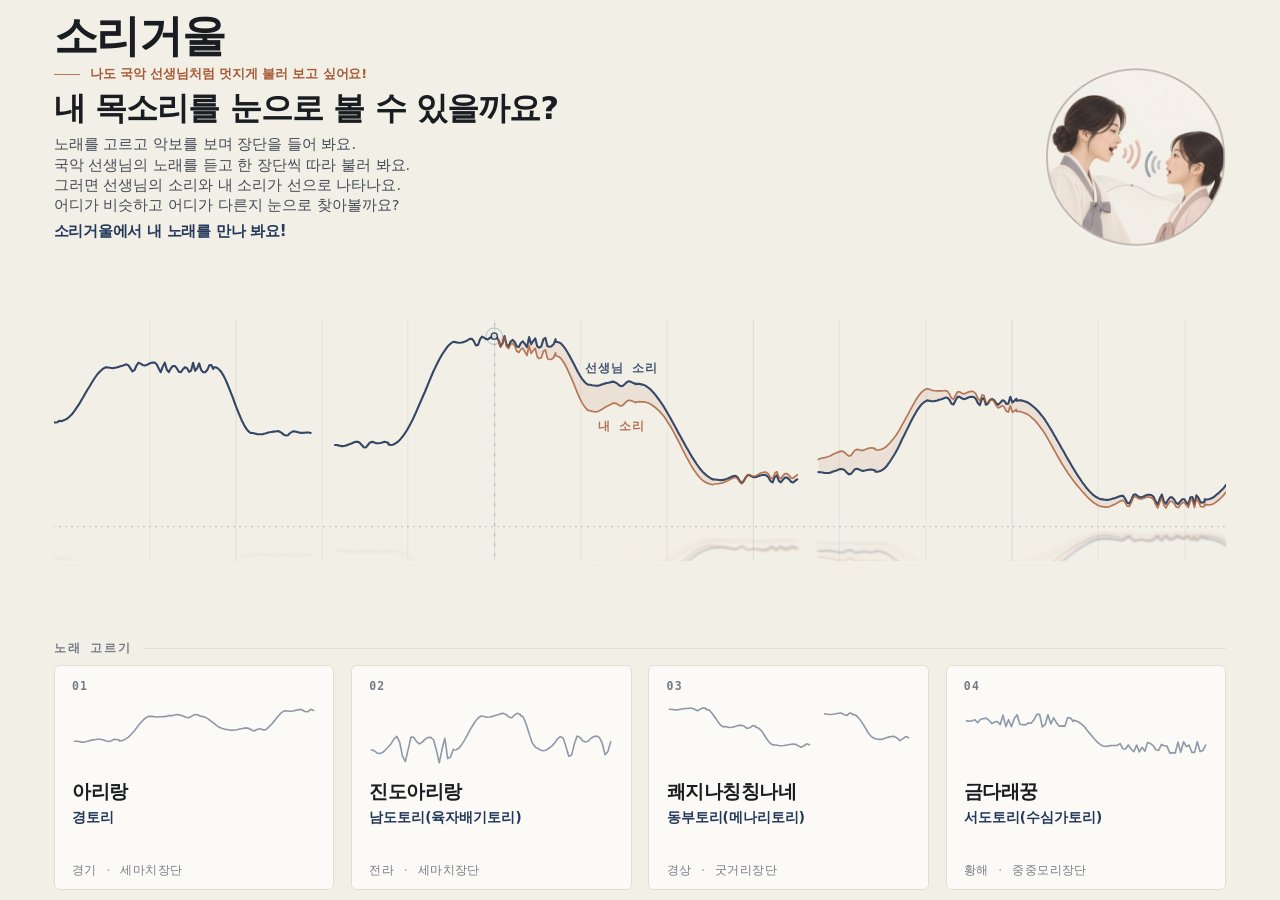
<file: index.html>
<!DOCTYPE html>
<html lang="ko">
<head>
  <meta name="robots" content="noindex, nofollow" />
  <meta charset="utf-8" />
<script id="coi-register">
/* 교차 출처 격리 보완 — 서비스 워커(coi-sw.js)를 붙이고, 첫 접속 때 한 번만 새로 고친다 (tools/isolation/register.js)
 * tools/build_site.py가 사본 index.html의 다른 어떤 스크립트보다 앞에 넣는다(저장소의 client/index.html은 그대로 둔다 —
 * 헤더를 붙여 주는 8010·Cloudflare에서는 필요 없고, 인터넷에 올리는 사본에만 필요한 일이라서).
 *   - 이미 격리돼 있으면(서버가 헤더를 붙였거나, 서비스 워커가 붙여 준 뒤) 아무것도 하지 않는다.
 *   - 아니면 coi-sw.js를 등록하고, 준비되면 한 번 새로 고친다. 새로 고친 페이지부터 서비스 워커가 헤더를 붙여 격리된다.
 *     같은 탭에서 되풀이하지 않도록 sessionStorage에 새로 고친 시각을 적는다. 표시를 남길 수 없으면 새로 고치지 않는다
 *     (등록만 해 두면 다음 접속부터 격리된다).
 *   - 표시가 있으면: 그 시각에서 이 페이지의 탐색이 시작되기까지 10초(FRESH_MS)가 안 됐으면 방금 우리가 새로 고친 페이지다 —
 *     되풀이하지 않는다. 그보다 오래됐으면 사용자가 나중에 다시 연 것(강력 새로 고침 ⇧⌘R은 서비스 워커를 거치지 않아 그 한 번은
 *     격리가 풀린다)이라 한 번 더 새로 고친다. 크롬은 격리된 페이지에 sessionStorage의 사본을 주므로(2026-10-07 이 맥 크롬에서 잼),
 *     격리된 페이지가 표시를 지워도 격리되지 않은 쪽에는 첫 접속 때의 표시가 남는다 — 예전에는 그래서 ⇧⌘R 뒤 다시 격리되지
 *     않았다. 나이는 스크립트가 도는 때가 아니라 탐색이 시작된 때(performance.timeOrigin)로 재므로, 망이 느려 페이지가 늦게
 *     떠도 되풀이하지 않는다. 탐색 시각을 모르거나 표시를 읽을 수 없으면 되풀이하지 않는 쪽을 택한다.
 *     (새로 고친 직후 10초 안에 ⇧⌘R을 하면 그 한 번은 한 스레드로 돈다. 그다음 보통 새로 고침이면 다시 격리된다.)
 *   - 이 사이트의 서비스 워커가 이미 맡았는데도 격리가 안 된 브라우저는 보완이 먹지 않는 것이다. 새로 고치지 않고 그대로
 *     한 스레드로 돈다(결과는 같고 느리다).
 * 결정은 window.__isolation.state에 남긴다: isolated(격리됨) / registering·reloading(진행 중) / off(한 스레드, reason에 까닭).
 * 화면 검사 도구(tools/web_analyze_in_chrome.js)가 새로 고침이 끝났는지를 이것으로 안다. tests/test_isolation_js.py가 검사한다. */
(function () {
  "use strict";
  var KEY = "sorigeoul-web:coi-reloaded";   // GitHub Pages는 계정의 다른 사이트와 저장소를 나눠 쓴다 — 이름을 겹치지 않게
  var FRESH_MS = 10000;                     // 이보다 새 표시는 '방금 우리가 새로 고친 것'으로 본다
  var SW = "coi-sw.js";
  var info = window.__isolation = { state: "checking" };
  function settle(state, reason) {
    info.state = state;
    if (reason) info.reason = reason;
  }
  function session() {
    try {
      var s = window.sessionStorage;
      s.getItem(KEY);
      return s;
    } catch (e) {
      return null;                           // 저장소를 막은 브라우저·설정
    }
  }
  /** 이 페이지의 탐색이 시작된 시각(1970년부터 ms). 모르면 NaN. */
  function navigationStart() {
    try {
      var p = window.performance;
      if (p && typeof p.timeOrigin === "number" && p.timeOrigin > 0) return p.timeOrigin;
      if (p && p.timing && p.timing.navigationStart > 0) return p.timing.navigationStart;
    } catch (e) { /* 아래로 */ }
    return NaN;
  }

  if (window.crossOriginIsolated === true) {
    // 표시를 지운다 — 사본을 주지 않는 브라우저에서는 이것으로 다음 강력 새로 고침 때 바로 다시 고칠 수 있다(크롬은 위 설명대로 시각으로 가린다).
    var done = session();
    if (done) try { done.removeItem(KEY); } catch (e) { /* 지우지 못해도 그만이다 */ }
    return settle("isolated");
  }
  if (window.crossOriginIsolated !== false) return settle("off", "unknown-browser");   // 격리를 모르는 오래된 브라우저
  if (!window.isSecureContext) return settle("off", "insecure");                        // 서비스 워커는 https·localhost에서만
  var sw = null;
  try { sw = navigator.serviceWorker || null; } catch (e) { sw = null; }
  if (!sw) return settle("off", "no-service-worker");
  if (sw.controller && sw.controller.scriptURL === new URL(SW, location.href).href) {
    return settle("off", "not-honored");    // 우리 서비스 워커가 이 페이지를 맡았는데도 격리가 안 됐다
  }
  var store = session(), mark = null;
  if (store) try { mark = store.getItem(KEY); } catch (e) { store = null; }
  // 방금(10초 안) 우리가 새로 고친 페이지다 — 되풀이하지 않는다. 시각을 알 수 없으면(NaN) 이쪽으로 간다.
  if (mark !== null && !(navigationStart() - Number(mark) >= FRESH_MS)) return settle("off", "reloaded-once");

  settle("registering");
  sw.register(SW).then(function () {
    return sw.ready;
  }).then(function () {
    if (!store) return settle("off", "no-storage");
    try { store.setItem(KEY, String(Date.now())); } catch (e) { return settle("off", "no-storage"); }
    settle("reloading");
    location.reload();
  }).catch(function (e) {
    settle("off", "register-failed");
    console.warn("[소리거울] 여러 스레드 보완(서비스 워커)을 붙이지 못해 한 스레드로 분석합니다:", e);
  });
})();
</script>
  <meta name="viewport" content="width=device-width, initial-scale=1" />
  <title>소리거울 · 웹</title>
  <link rel="stylesheet" href="style.css?v=2e6bcd1d842c" />
<script>window.__V="2e6bcd1d842c";</script></head>
<body>
  <header class="topbar">
    <button id="btn-home" class="brand" title="처음으로">소리거울</button>
    <span id="topbar-song" class="topbar-song"></span>
    <!-- 오른쪽 컨트롤 묶음. .icon-btn 의 margin-left:auto 에 기대지 않고 이 묶음이 오른쪽으로 간다
         (그 클래스는 돋보기 닫기 버튼도 쓰므로 전역으로 건드리지 않는다). -->
    <div class="topbar-right">
      <button id="btn-speaker" class="icon-btn" hidden title="안내 음성 켜기/끄기">🔊</button>
      <!-- '소리거울' 글자도 같은 일을 하지만 제목처럼 보여 아이가 누를 수 없었다.
           곡을 고른 뒤에는 빠져나갈 길이 눈에 보여야 한다(screen-select 에서만 숨긴다). -->
      <button id="btn-back" class="btn topbar-btn" hidden>← 처음으로</button>
    </div>
  </header>

  <!-- ① 곡 선택 -->
  <section id="screen-select" class="screen">
    <div class="landing">
      <!-- ── 소리거울: 하나의 소리가 거울면을 지나 둘로 갈라진다 ──────────────
           거울을 그림으로 그리지 않는다. 비추는 일(반사·겹침·깊이)만 남긴다.
           선은 tools/gen_f0_contour.py 가 규칙에서 찍어 낸다. 손으로 고치지 말 것. -->
      <svg class="stage" viewBox="0 126 1400 330" preserveAspectRatio="xMidYMin slice"
           fill="none" aria-hidden="true" focusable="false">
        <defs>
          <!-- 한지: 섬유가 비치는 결. 무늬가 아니라 종이의 성질로만 둔다. -->
          <!-- 반사는 멀어질수록 사라진다 -->
          <linearGradient id="reflFade" x1="0" y1="0" x2="0" y2="1">
            <stop offset="0" stop-color="#fff" stop-opacity=".55" />
            <stop offset=".5" stop-color="#fff" stop-opacity=".2" />
            <stop offset="1" stop-color="#fff" stop-opacity="0" />
          </linearGradient>
          <mask id="reflMask" maskUnits="userSpaceOnUse" x="0" y="352" width="1400" height="104">
            <rect x="0" y="352" width="1400" height="104" fill="url(#reflFade)" />
          </mask>
          <filter id="soften"><feGaussianBlur stdDeviation="1.1" /></filter>
          <filter id="soften-far"><feGaussianBlur stdDeviation="4.5" /></filter>
        </defs>

        <!-- 정간보의 칸 — 한국 음악이 시간을 적어 온 구조. 무늬가 아니라 이 화면의 격자다. -->
        <g class="grid">
          <path class="g-col" d="M258 126V452M541 126V452M824 126V452M1107 126V452" />
          <path class="g-bak" d="M164 126V452M352 126V452M446 126V452M635 126V452M730 126V452M918 126V452M1013 126V452M1201 126V452M1296 126V452" />
        </g>

        <!-- 거울면: 가로 축(본청) + 소리가 갈라지는 세로 자리 -->
        <path class="plane-edge" d="M541 130V452" />
        <path class="axis" d="M-40 352H1440" />

        <!-- 비친 소리: 같은 가락을 뒤집어 흐리게 깐다 -->
        <g class="reflection" mask="url(#reflMask)">
          <g transform="matrix(1 0 0 -0.45 0 510.4)"><use href="#contours" filter="url(#soften)" /></g>
        </g>
        <g class="reflection-far" mask="url(#reflMask)">
          <g transform="matrix(1 0 0 -0.30 0 457.6)"><use href="#contours" filter="url(#soften-far)" /></g>
        </g>

        <!-- 소리 그 자체 -->
        <g id="contours"><!-- f0:start -->
        <path class="mc-solo"    fill="none" d="M-40.0 236.0L-37.8 236.1 -35.5 236.6 -33.3 236.8 -31.1 236.9 -28.9 236.8 -26.6 236.4 -24.4 236.0 -22.2 235.7 -20.0 235.3 -17.7 234.6 -15.5 233.8 -13.3 233.2 -11.0 233.4 -8.8 234.8 -6.6 236.9 -4.4 238.9 -2.1 238.7 0.1 236.5 2.3 234.1 4.6 233.1 6.8 233.3 9.0 234.1 11.2 234.5 13.5 234.4 15.7 233.9 17.9 233.2 20.1 232.9 22.4 232.7 24.6 232.9 26.8 233.1 29.1 234.1 31.3 236.1 33.5 238.6 35.7 238.2 38.0 234.4 40.2 233.3 42.4 236.9 44.7 239.4 46.9 238.3 49.1 236.2 51.3 235.1 53.6 235.0 55.8 235.8 58.0 237.5 60.2 238.2 62.5 237.8 64.7 236.6 64.7 236.2 66.9 236.6 69.2 236.0 71.4 235.0 73.7 233.7 75.9 231.8 78.1 229.7 80.4 226.9 82.6 223.7 84.8 220.5 87.1 217.1 89.3 213.3 91.6 209.3 93.8 205.4 96.0 201.8 98.3 198.2 100.5 194.4 102.7 190.8 105.0 187.5 107.2 184.4 109.5 182.2 111.7 180.0 113.9 178.6 116.2 177.7 116.2 177.6 118.4 178.0 120.6 178.3 122.8 178.7 125.0 178.4 127.2 178.0 129.4 177.3 131.6 176.6 133.8 176.0 136.1 175.2 138.3 174.5 140.5 175.7 142.7 179.0 144.9 182.2 147.1 180.9 149.3 175.8 151.5 172.6 153.7 173.7 155.9 175.2 158.2 175.7 160.4 175.3 162.6 174.0 164.8 173.0 167.0 172.5 169.2 172.6 171.4 174.4 173.6 179.1 175.8 183.1 178.0 177.0 180.2 172.6 182.5 180.4 184.7 183.0 186.9 178.8 189.1 176.3 191.3 176.3 193.5 179.0 195.7 182.7 197.9 183.1 200.1 179.9 202.3 177.6 204.6 178.7 206.8 182.7 209.0 181.3 211.2 172.9 213.4 181.6 215.6 178.9 217.8 173.5 220.0 180.5 222.2 183.1 224.4 183.2 226.7 180.7 228.9 175.6 231.1 175.3 233.3 179.6 233.3 178.1 235.6 177.7 237.8 178.5 240.1 180.6 242.4 183.4 244.6 187.1 246.9 191.8 249.2 197.1 251.4 202.7 253.7 208.5 256.0 214.8 258.2 220.7 260.5 226.4 262.8 232.0 265.0 237.1 267.3 241.5 269.6 245.1 271.8 247.9 274.1 249.6 274.1 249.5 276.4 249.6 278.6 250.2 280.9 250.8 283.2 251.0 285.4 251.0 287.7 250.8 289.9 250.2 292.2 249.5 294.5 248.7 296.7 248.5 299.0 248.1 301.3 247.9 303.5 247.5 305.8 248.1 308.1 249.5 310.3 251.4 312.6 252.4 314.9 252.0 317.1 249.9 319.4 248.2 321.6 247.7 323.9 248.2 326.2 248.9 328.4 249.4 330.7 249.5 333.0 249.4 335.2 249.0 337.5 249.1 339.8 249.5M366.4 262.7L368.6 262.8 370.9 263.4 373.1 263.9 375.4 263.9 377.6 263.5 379.9 262.7 382.1 261.9 384.4 261.0 386.7 260.0 388.9 259.3 391.2 259.2 393.4 260.3 395.7 262.7 397.9 265.1 400.2 265.4 402.4 262.7 404.7 259.9 406.9 259.3 409.2 259.8 411.4 260.8 413.7 260.8 415.9 260.5 418.2 259.9 420.4 259.2 422.7 259.8 424.9 260.5 424.9 262.1 427.2 262.8 429.4 262.5 431.6 261.6 433.8 260.2 436.0 258.5 438.2 256.1 440.5 253.3 442.7 250.3 444.9 246.9 447.1 243.0 449.3 238.9 451.6 234.4 453.8 229.7 456.0 224.6 458.2 219.5 460.4 214.5 462.6 209.4 464.9 204.2 467.1 198.8 469.3 193.5 471.5 188.2 473.7 182.9 476.0 178.1 478.2 173.6 480.4 169.3 482.6 165.3 484.8 161.8 487.1 158.4 489.3 155.3 491.5 153.0 493.7 151.1 495.9 149.9 495.9 149.8 498.2 150.2 500.4 150.7 502.6 150.8 504.9 150.6 507.1 150.2 509.3 149.3 511.6 148.0 513.8 146.6 516.0 146.6 518.3 149.1 520.5 153.8 522.8 153.4 525.0 147.3 527.2 144.2 529.5 145.4 531.7 147.0 533.9 146.9 536.2 145.3 538.4 144.2 540.6 143.7" />
        <path class="mc-ribbon"  stroke="none" d="M540.6 143.7L542.9 144.2 545.1 147.7 547.4 154.9 549.6 151.4 551.8 143.6 554.1 153.2 556.3 154.9 558.5 149.5 560.8 147.8 563.0 150.1 565.2 155.0 567.5 155.5 569.7 151.2 571.9 149.3 574.2 152.5 576.4 155.7 578.7 144.7 580.9 152.6 583.1 149.0 585.4 146.1 587.6 154.8 589.8 156.2 592.1 154.8 594.3 147.2 596.5 145.6 598.8 154.7 601.0 155.3 603.2 154.6 605.5 152.6 607.7 147.0 607.7 150.1 609.9 150.1 612.2 150.8 614.4 152.5 616.6 155.1 618.8 158.2 621.0 161.9 623.2 165.8 625.5 170.0 627.7 174.2 629.9 178.6 632.1 182.9 634.3 186.8 636.6 190.3 638.8 193.0 641.0 195.3 643.2 196.6 643.2 196.7 645.5 196.9 647.7 197.4 649.9 197.7 652.2 198.0 654.4 197.8 656.6 197.2 658.9 196.3 661.1 195.6 663.4 195.0 665.6 194.6 667.8 194.0 670.1 193.4 672.3 193.9 674.5 195.0 676.8 197.1 679.0 198.4 681.3 197.9 683.5 196.0 685.7 193.9 688.0 193.1 690.2 193.6 692.4 194.8 694.7 195.5 694.7 196.1 696.9 195.9 699.2 195.8 701.4 196.4 703.6 196.9 705.9 197.8 708.1 199.3 710.4 201.0 712.6 203.2 714.9 205.6 717.1 208.2 719.3 211.2 721.6 214.3 723.8 217.5 726.1 220.9 728.3 224.7 730.5 228.6 732.8 232.3 735.0 236.4 737.3 240.7 739.5 244.8 741.7 248.9 744.0 252.9 746.2 257.0 748.5 261.1 750.7 265.2 753.0 268.9 755.2 272.9 757.4 276.6 759.7 280.1 761.9 283.5 764.2 286.7 766.4 289.5 768.6 292.2 770.9 294.3 773.1 296.3 775.4 297.9 777.6 299.3 779.9 300.4 779.9 300.2 782.1 300.4 784.4 300.7 786.6 301.0 788.9 301.1 791.1 300.9 793.4 300.3 795.6 299.5 797.9 298.5 800.1 297.5 802.4 296.7 804.6 296.3 806.9 298.3 809.1 302.0 811.4 304.2 813.6 301.9 815.9 297.6 818.1 295.4 820.4 296.0 822.6 297.4 824.9 297.9 827.1 297.8 829.4 296.8 831.6 296.0 833.9 295.5 836.1 295.4 838.4 296.0 840.6 298.2 842.9 302.4 845.1 303.6 847.4 297.7 849.6 295.9 851.9 302.0 854.1 303.7 856.4 300.5 858.6 298.4 860.9 298.4 863.1 300.3 865.4 303.2 867.6 303.6 869.9 301.8 872.1 300.4 872.1 295.2 869.9 296.9 867.6 298.9 865.4 298.7 863.1 295.9 860.9 294.1 858.6 294.0 856.4 296.3 854.1 299.4 851.9 297.9 849.6 291.8 847.4 293.6 845.1 299.6 842.9 298.5 840.6 294.5 838.4 292.6 836.1 292.3 833.9 292.8 831.6 293.7 829.4 295.0 827.1 296.4 824.9 296.9 822.6 296.8 820.4 295.7 818.1 295.4 815.9 297.9 813.6 302.5 811.4 305.1 809.1 303.2 806.9 299.8 804.6 298.0 802.4 298.6 800.1 299.6 797.9 300.8 795.6 302.0 793.4 303.0 791.1 304.0 788.9 304.5 786.6 304.9 784.4 305.1 782.1 305.4 779.9 305.9 779.9 306.0 777.6 305.7 775.4 305.0 773.1 304.2 770.9 302.9 768.6 301.5 766.4 299.4 764.2 297.0 761.9 294.2 759.7 291.0 757.4 287.6 755.2 283.9 753.0 279.7 750.7 275.7 748.5 271.3 746.2 266.9 744.0 262.4 741.7 258.0 739.5 253.7 737.3 249.5 735.0 245.3 732.8 241.4 730.5 238.0 728.3 234.5 726.1 231.3 723.8 228.6 721.6 226.3 719.3 224.1 717.1 222.0 714.9 220.3 712.6 218.7 710.4 217.4 708.1 216.5 705.9 215.8 703.6 215.4 701.4 215.5 699.2 215.3 696.9 215.7 694.7 216.3 694.7 215.7 692.4 215.1 690.2 214.1 688.0 213.8 685.7 214.7 683.5 217.0 681.3 219.2 679.0 220.1 676.8 219.2 674.5 217.5 672.3 216.9 670.1 217.1 667.8 218.3 665.6 219.5 663.4 220.7 661.1 222.0 658.9 223.3 656.6 224.8 654.4 225.9 652.2 226.4 649.9 226.3 647.7 226.0 645.5 225.3 643.2 224.9 643.2 224.7 641.0 222.8 638.8 219.9 636.6 216.4 634.3 212.0 632.1 207.0 629.9 201.7 627.7 196.2 625.5 191.0 623.2 185.7 621.0 180.9 618.8 176.3 616.6 172.4 614.4 169.1 612.2 166.8 609.9 165.6 607.7 165.1 607.7 162.0 605.5 167.2 603.2 168.9 601.0 169.2 598.8 168.3 596.5 158.8 594.3 160.1 592.1 167.2 589.8 168.2 587.6 166.3 585.4 157.1 583.1 159.5 580.9 162.6 578.7 154.2 576.4 164.8 574.2 161.0 571.9 157.0 569.7 158.1 567.5 161.5 565.2 160.1 563.0 154.5 560.8 151.5 558.5 152.6 556.3 157.4 554.1 155.2 551.8 145.0 549.6 152.5 547.4 155.6 545.1 148.1 542.9 144.5 540.6 144.1ZM895.2 292.4L897.4 292.5 899.6 292.8 901.9 293.4 904.1 293.3 906.3 293.3 908.5 292.9 910.7 292.0 912.9 291.1 915.2 290.5 917.4 289.6 919.6 288.9 921.8 289.2 924.0 290.5 926.3 293.0 928.5 294.8 930.7 294.3 932.9 291.8 935.1 289.3 937.4 288.7 939.6 289.5 941.8 290.5 944.0 291.0 946.2 290.6 948.4 290.1 950.7 289.7 952.9 289.5 955.1 290.1 957.3 290.7 957.3 291.8 959.6 292.0 961.9 291.5 964.1 290.6 966.4 289.1 968.7 287.1 970.9 284.3 973.2 281.1 975.5 277.5 977.8 273.9 980.0 270.0 982.3 265.9 984.6 261.1 986.8 256.2 989.1 251.7 991.4 247.0 993.7 242.4 995.9 237.8 998.2 233.4 1000.5 229.3 1002.7 225.5 1005.0 222.2 1007.3 219.0 1009.6 216.8 1011.8 215.2 1014.1 213.9 1014.1 213.9 1016.3 214.3 1018.5 214.7 1020.8 214.8 1023.0 214.5 1025.2 214.0 1027.4 213.2 1029.6 212.6 1031.8 211.8 1034.1 210.9 1036.3 211.0 1038.5 213.4 1040.7 217.5 1042.9 218.4 1045.2 213.7 1047.4 209.9 1049.6 210.1 1051.8 211.6 1054.0 212.5 1056.2 212.2 1058.5 211.1 1060.7 210.3 1062.9 209.9 1065.1 210.3 1067.3 212.3 1069.6 217.1 1071.8 219.1 1074.0 212.0 1076.2 211.7 1078.4 218.8 1080.6 217.4 1082.9 213.5 1085.1 212.3 1087.3 213.6 1089.5 217.0 1091.7 218.7 1094.0 216.5 1096.2 213.9 1098.4 214.3 1100.6 217.7 1102.8 217.6 1105.0 209.9 1107.3 216.3 1109.5 214.2 1111.7 212.1 1111.7 214.3 1114.0 213.9 1116.2 213.9 1118.5 214.2 1120.7 215.0 1123.0 215.7 1125.2 217.0 1127.5 218.6 1129.7 220.3 1132.0 222.3 1134.2 224.5 1136.5 226.9 1138.7 229.7 1141.0 232.5 1143.2 235.6 1145.5 239.2 1147.7 242.7 1150.0 246.4 1152.2 250.3 1154.5 254.2 1156.7 258.3 1159.0 262.2 1161.2 266.3 1163.5 270.1 1165.7 274.1 1168.0 278.2 1170.2 281.9 1172.5 285.9 1174.7 289.6 1177.0 293.3 1179.2 296.7 1181.5 300.1 1183.7 303.5 1186.0 306.4 1188.2 309.5 1190.5 312.1 1192.7 314.5 1195.0 316.7 1197.2 318.5 1199.5 319.9 1201.7 321.1 1204.0 322.0 1204.0 321.9 1206.2 322.2 1208.4 322.6 1210.7 322.7 1212.9 322.6 1215.1 322.0 1217.3 321.3 1219.6 320.8 1221.8 319.9 1224.0 319.1 1226.3 318.3 1228.5 318.4 1230.7 321.5 1232.9 325.9 1235.2 326.7 1237.4 322.5 1239.6 317.5 1241.8 316.6 1244.1 318.4 1246.3 319.7 1248.5 319.8 1250.7 319.1 1253.0 318.0 1255.2 317.2 1257.4 317.1 1259.7 317.6 1261.9 319.7 1264.1 324.7 1266.3 327.8 1268.6 321.0 1270.8 316.9 1273.0 324.4 1275.2 327.2 1277.5 322.9 1279.7 320.0 1281.9 319.9 1284.2 322.4 1286.4 326.0 1288.6 327.3 1290.8 324.7 1293.1 322.1 1295.3 322.0 1297.5 325.3 1299.7 327.8 1302.0 319.9 1304.2 319.7 1306.4 327.4 1308.6 317.7 1310.9 320.7 1313.1 325.6 1315.3 325.7 1317.6 324.7 1317.6 322.2 1319.9 322.3 1322.2 322.0 1324.5 321.3 1326.8 320.2 1329.1 318.4 1331.4 316.4 1333.7 314.5 1336.0 312.3 1338.3 309.9 1340.6 306.9 1342.9 304.0 1345.2 301.1 1347.5 298.4 1349.9 295.9 1352.2 293.3 1354.5 291.2 1356.8 289.1 1359.1 287.4 1361.4 286.3 1363.7 285.7 1363.7 285.8 1365.9 286.0 1368.2 286.4 1370.4 286.7 1372.7 286.8 1374.9 286.7 1377.2 286.4 1379.4 285.7 1381.6 284.9 1383.9 284.2 1386.1 283.4 1388.4 282.8 1390.6 282.6 1392.9 283.6 1395.1 285.9 1397.4 288.6 1399.6 289.2 1401.8 287.0 1404.1 284.3 1406.3 282.8 1408.6 283.1 1410.8 284.1 1413.1 284.9 1415.3 284.9 1417.6 284.4 1419.8 283.5 1422.0 283.2 1424.3 282.7 1426.5 282.5 1428.8 283.0 1431.0 284.3 1433.3 287.1 1435.5 288.8 1437.8 286.8 1440.0 284.3 1440.0 296.5 1437.8 298.7 1435.5 300.4 1433.3 298.3 1431.0 295.0 1428.8 293.2 1426.5 292.4 1424.3 292.3 1422.0 292.4 1419.8 292.6 1417.6 293.4 1415.3 293.9 1413.1 294.0 1410.8 293.4 1408.6 292.7 1406.3 292.6 1404.1 294.5 1401.8 297.6 1399.6 300.0 1397.4 299.7 1395.1 297.1 1392.9 294.9 1390.6 293.9 1388.4 294.1 1386.1 294.4 1383.9 295.0 1381.6 295.2 1379.4 295.5 1377.2 295.8 1374.9 295.5 1372.7 295.0 1370.4 294.4 1368.2 293.7 1365.9 292.8 1363.7 292.4 1363.7 292.3 1361.4 292.7 1359.1 293.6 1356.8 295.3 1354.5 297.5 1352.2 299.8 1349.9 302.6 1347.5 305.4 1345.2 308.4 1342.9 311.5 1340.6 314.6 1338.3 317.6 1336.0 320.1 1333.7 322.2 1331.4 324.0 1329.1 325.8 1326.8 327.2 1324.5 327.9 1322.2 328.2 1319.9 328.1 1317.6 327.4 1317.6 329.9 1315.3 330.5 1313.1 330.0 1310.9 324.7 1308.6 321.4 1306.4 330.9 1304.2 323.0 1302.0 323.2 1299.7 331.1 1297.5 328.6 1295.3 325.4 1293.1 325.7 1290.8 328.5 1288.6 331.3 1286.4 330.2 1284.2 326.7 1281.9 324.4 1279.7 324.4 1277.5 327.5 1275.2 331.7 1273.0 328.7 1270.8 321.1 1268.6 325.0 1266.3 331.6 1264.1 328.1 1261.9 322.9 1259.7 320.5 1257.4 319.8 1255.2 319.6 1253.0 320.2 1250.7 321.2 1248.5 321.8 1246.3 321.7 1244.1 320.6 1241.8 318.9 1239.6 320.1 1237.4 325.4 1235.2 330.0 1232.9 329.6 1230.7 325.7 1228.5 323.2 1226.3 323.6 1224.0 324.9 1221.8 326.2 1219.6 327.6 1217.3 328.5 1215.1 329.5 1212.9 330.3 1210.7 330.6 1208.4 330.6 1206.2 330.2 1204.0 329.8 1204.0 329.9 1201.7 329.1 1199.5 327.8 1197.2 326.4 1195.0 324.8 1192.7 322.8 1190.5 320.7 1188.2 318.5 1186.0 315.9 1183.7 313.6 1181.5 310.9 1179.2 308.2 1177.0 305.5 1174.7 302.6 1172.5 299.7 1170.2 296.4 1168.0 293.3 1165.7 289.8 1163.5 286.2 1161.2 282.7 1159.0 278.9 1156.7 275.0 1154.5 270.8 1152.2 266.8 1150.0 262.7 1147.7 258.7 1145.5 254.9 1143.2 250.9 1141.0 247.5 1138.7 244.3 1136.5 241.3 1134.2 238.5 1132.0 236.1 1129.7 233.8 1127.5 231.9 1125.2 230.1 1123.0 228.7 1120.7 227.9 1118.5 226.9 1116.2 226.3 1114.0 226.0 1111.7 226.0 1111.7 223.8 1109.5 225.4 1107.3 227.0 1105.0 219.8 1102.8 226.7 1100.6 225.7 1098.4 221.3 1096.2 219.7 1094.0 221.2 1091.7 222.2 1089.5 219.4 1087.3 215.0 1085.1 212.8 1082.9 213.1 1080.6 216.0 1078.4 216.5 1076.2 208.5 1074.0 208.0 1071.8 214.5 1069.6 211.9 1067.3 206.7 1065.1 204.5 1062.9 203.9 1060.7 204.3 1058.5 205.1 1056.2 206.2 1054.0 206.8 1051.8 205.9 1049.6 204.6 1047.4 204.5 1045.2 208.1 1042.9 212.6 1040.7 211.4 1038.5 206.9 1036.3 203.9 1034.1 203.2 1031.8 203.4 1029.6 203.5 1027.4 203.4 1025.2 203.6 1023.0 203.4 1020.8 203.2 1018.5 202.6 1016.3 201.7 1014.1 201.0 1014.1 201.1 1011.8 202.1 1009.6 203.5 1007.3 205.6 1005.0 208.7 1002.7 211.9 1000.5 215.6 998.2 219.6 995.9 223.7 993.7 228.1 991.4 232.3 989.1 236.5 986.8 240.5 984.6 244.7 982.3 248.7 980.0 252.0 977.8 255.1 975.5 257.8 973.2 260.5 970.9 262.9 968.7 265.0 966.4 266.4 964.1 267.4 961.9 268.0 959.6 268.2 957.3 267.9 957.3 266.7 955.1 266.2 952.9 265.7 950.7 266.1 948.4 266.8 946.2 267.7 944.0 268.6 941.8 268.5 939.6 267.9 937.4 267.5 935.1 268.5 932.9 271.3 930.7 274.1 928.5 274.8 926.3 273.2 924.0 270.8 921.8 269.6 919.6 269.4 917.4 270.2 915.2 271.2 912.9 272.0 910.7 273.2 908.5 274.4 906.3 275.3 904.1 275.9 901.9 276.7 899.6 276.9 897.4 277.5 895.2 278.4Z" />
        <path class="mc-teacher" fill="none" d="M540.6 143.7L542.9 144.2 545.1 147.7 547.4 154.9 549.6 151.4 551.8 143.6 554.1 153.2 556.3 154.9 558.5 149.5 560.8 147.8 563.0 150.1 565.2 155.0 567.5 155.5 569.7 151.2 571.9 149.3 574.2 152.5 576.4 155.7 578.7 144.7 580.9 152.6 583.1 149.0 585.4 146.1 587.6 154.8 589.8 156.2 592.1 154.8 594.3 147.2 596.5 145.6 598.8 154.7 601.0 155.3 603.2 154.6 605.5 152.6 607.7 147.0 607.7 150.1 609.9 150.1 612.2 150.8 614.4 152.5 616.6 155.1 618.8 158.2 621.0 161.9 623.2 165.8 625.5 170.0 627.7 174.2 629.9 178.6 632.1 182.9 634.3 186.8 636.6 190.3 638.8 193.0 641.0 195.3 643.2 196.6 643.2 196.7 645.5 196.9 647.7 197.4 649.9 197.7 652.2 198.0 654.4 197.8 656.6 197.2 658.9 196.3 661.1 195.6 663.4 195.0 665.6 194.6 667.8 194.0 670.1 193.4 672.3 193.9 674.5 195.0 676.8 197.1 679.0 198.4 681.3 197.9 683.5 196.0 685.7 193.9 688.0 193.1 690.2 193.6 692.4 194.8 694.7 195.5 694.7 196.1 696.9 195.9 699.2 195.8 701.4 196.4 703.6 196.9 705.9 197.8 708.1 199.3 710.4 201.0 712.6 203.2 714.9 205.6 717.1 208.2 719.3 211.2 721.6 214.3 723.8 217.5 726.1 220.9 728.3 224.7 730.5 228.6 732.8 232.3 735.0 236.4 737.3 240.7 739.5 244.8 741.7 248.9 744.0 252.9 746.2 257.0 748.5 261.1 750.7 265.2 753.0 268.9 755.2 272.9 757.4 276.6 759.7 280.1 761.9 283.5 764.2 286.7 766.4 289.5 768.6 292.2 770.9 294.3 773.1 296.3 775.4 297.9 777.6 299.3 779.9 300.4 779.9 300.2 782.1 300.4 784.4 300.7 786.6 301.0 788.9 301.1 791.1 300.9 793.4 300.3 795.6 299.5 797.9 298.5 800.1 297.5 802.4 296.7 804.6 296.3 806.9 298.3 809.1 302.0 811.4 304.2 813.6 301.9 815.9 297.6 818.1 295.4 820.4 296.0 822.6 297.4 824.9 297.9 827.1 297.8 829.4 296.8 831.6 296.0 833.9 295.5 836.1 295.4 838.4 296.0 840.6 298.2 842.9 302.4 845.1 303.6 847.4 297.7 849.6 295.9 851.9 302.0 854.1 303.7 856.4 300.5 858.6 298.4 860.9 298.4 863.1 300.3 865.4 303.2 867.6 303.6 869.9 301.8 872.1 300.4M895.2 292.4L897.4 292.5 899.6 292.8 901.9 293.4 904.1 293.3 906.3 293.3 908.5 292.9 910.7 292.0 912.9 291.1 915.2 290.5 917.4 289.6 919.6 288.9 921.8 289.2 924.0 290.5 926.3 293.0 928.5 294.8 930.7 294.3 932.9 291.8 935.1 289.3 937.4 288.7 939.6 289.5 941.8 290.5 944.0 291.0 946.2 290.6 948.4 290.1 950.7 289.7 952.9 289.5 955.1 290.1 957.3 290.7 957.3 291.8 959.6 292.0 961.9 291.5 964.1 290.6 966.4 289.1 968.7 287.1 970.9 284.3 973.2 281.1 975.5 277.5 977.8 273.9 980.0 270.0 982.3 265.9 984.6 261.1 986.8 256.2 989.1 251.7 991.4 247.0 993.7 242.4 995.9 237.8 998.2 233.4 1000.5 229.3 1002.7 225.5 1005.0 222.2 1007.3 219.0 1009.6 216.8 1011.8 215.2 1014.1 213.9 1014.1 213.9 1016.3 214.3 1018.5 214.7 1020.8 214.8 1023.0 214.5 1025.2 214.0 1027.4 213.2 1029.6 212.6 1031.8 211.8 1034.1 210.9 1036.3 211.0 1038.5 213.4 1040.7 217.5 1042.9 218.4 1045.2 213.7 1047.4 209.9 1049.6 210.1 1051.8 211.6 1054.0 212.5 1056.2 212.2 1058.5 211.1 1060.7 210.3 1062.9 209.9 1065.1 210.3 1067.3 212.3 1069.6 217.1 1071.8 219.1 1074.0 212.0 1076.2 211.7 1078.4 218.8 1080.6 217.4 1082.9 213.5 1085.1 212.3 1087.3 213.6 1089.5 217.0 1091.7 218.7 1094.0 216.5 1096.2 213.9 1098.4 214.3 1100.6 217.7 1102.8 217.6 1105.0 209.9 1107.3 216.3 1109.5 214.2 1111.7 212.1 1111.7 214.3 1114.0 213.9 1116.2 213.9 1118.5 214.2 1120.7 215.0 1123.0 215.7 1125.2 217.0 1127.5 218.6 1129.7 220.3 1132.0 222.3 1134.2 224.5 1136.5 226.9 1138.7 229.7 1141.0 232.5 1143.2 235.6 1145.5 239.2 1147.7 242.7 1150.0 246.4 1152.2 250.3 1154.5 254.2 1156.7 258.3 1159.0 262.2 1161.2 266.3 1163.5 270.1 1165.7 274.1 1168.0 278.2 1170.2 281.9 1172.5 285.9 1174.7 289.6 1177.0 293.3 1179.2 296.7 1181.5 300.1 1183.7 303.5 1186.0 306.4 1188.2 309.5 1190.5 312.1 1192.7 314.5 1195.0 316.7 1197.2 318.5 1199.5 319.9 1201.7 321.1 1204.0 322.0 1204.0 321.9 1206.2 322.2 1208.4 322.6 1210.7 322.7 1212.9 322.6 1215.1 322.0 1217.3 321.3 1219.6 320.8 1221.8 319.9 1224.0 319.1 1226.3 318.3 1228.5 318.4 1230.7 321.5 1232.9 325.9 1235.2 326.7 1237.4 322.5 1239.6 317.5 1241.8 316.6 1244.1 318.4 1246.3 319.7 1248.5 319.8 1250.7 319.1 1253.0 318.0 1255.2 317.2 1257.4 317.1 1259.7 317.6 1261.9 319.7 1264.1 324.7 1266.3 327.8 1268.6 321.0 1270.8 316.9 1273.0 324.4 1275.2 327.2 1277.5 322.9 1279.7 320.0 1281.9 319.9 1284.2 322.4 1286.4 326.0 1288.6 327.3 1290.8 324.7 1293.1 322.1 1295.3 322.0 1297.5 325.3 1299.7 327.8 1302.0 319.9 1304.2 319.7 1306.4 327.4 1308.6 317.7 1310.9 320.7 1313.1 325.6 1315.3 325.7 1317.6 324.7 1317.6 322.2 1319.9 322.3 1322.2 322.0 1324.5 321.3 1326.8 320.2 1329.1 318.4 1331.4 316.4 1333.7 314.5 1336.0 312.3 1338.3 309.9 1340.6 306.9 1342.9 304.0 1345.2 301.1 1347.5 298.4 1349.9 295.9 1352.2 293.3 1354.5 291.2 1356.8 289.1 1359.1 287.4 1361.4 286.3 1363.7 285.7 1363.7 285.8 1365.9 286.0 1368.2 286.4 1370.4 286.7 1372.7 286.8 1374.9 286.7 1377.2 286.4 1379.4 285.7 1381.6 284.9 1383.9 284.2 1386.1 283.4 1388.4 282.8 1390.6 282.6 1392.9 283.6 1395.1 285.9 1397.4 288.6 1399.6 289.2 1401.8 287.0 1404.1 284.3 1406.3 282.8 1408.6 283.1 1410.8 284.1 1413.1 284.9 1415.3 284.9 1417.6 284.4 1419.8 283.5 1422.0 283.2 1424.3 282.7 1426.5 282.5 1428.8 283.0 1431.0 284.3 1433.3 287.1 1435.5 288.8 1437.8 286.8 1440.0 284.3" />
        <path class="mc-student" fill="none" d="M540.6 144.1L542.9 144.5 545.1 148.1 547.4 155.6 549.6 152.5 551.8 145.0 554.1 155.2 556.3 157.4 558.5 152.6 560.8 151.5 563.0 154.5 565.2 160.1 567.5 161.5 569.7 158.1 571.9 157.0 574.2 161.0 576.4 164.8 578.7 154.2 580.9 162.6 583.1 159.5 585.4 157.1 587.6 166.3 589.8 168.2 592.1 167.2 594.3 160.1 596.5 158.8 598.8 168.3 601.0 169.2 603.2 168.9 605.5 167.2 607.7 162.0 607.7 165.1 609.9 165.6 612.2 166.8 614.4 169.1 616.6 172.4 618.8 176.3 621.0 180.9 623.2 185.7 625.5 191.0 627.7 196.2 629.9 201.7 632.1 207.0 634.3 212.0 636.6 216.4 638.8 219.9 641.0 222.8 643.2 224.7 643.2 224.9 645.5 225.3 647.7 226.0 649.9 226.3 652.2 226.4 654.4 225.9 656.6 224.8 658.9 223.3 661.1 222.0 663.4 220.7 665.6 219.5 667.8 218.3 670.1 217.1 672.3 216.9 674.5 217.5 676.8 219.2 679.0 220.1 681.3 219.2 683.5 217.0 685.7 214.7 688.0 213.8 690.2 214.1 692.4 215.1 694.7 215.7 694.7 216.3 696.9 215.7 699.2 215.3 701.4 215.5 703.6 215.4 705.9 215.8 708.1 216.5 710.4 217.4 712.6 218.7 714.9 220.3 717.1 222.0 719.3 224.1 721.6 226.3 723.8 228.6 726.1 231.3 728.3 234.5 730.5 238.0 732.8 241.4 735.0 245.3 737.3 249.5 739.5 253.7 741.7 258.0 744.0 262.4 746.2 266.9 748.5 271.3 750.7 275.7 753.0 279.7 755.2 283.9 757.4 287.6 759.7 291.0 761.9 294.2 764.2 297.0 766.4 299.4 768.6 301.5 770.9 302.9 773.1 304.2 775.4 305.0 777.6 305.7 779.9 306.0 779.9 305.9 782.1 305.4 784.4 305.1 786.6 304.9 788.9 304.5 791.1 304.0 793.4 303.0 795.6 302.0 797.9 300.8 800.1 299.6 802.4 298.6 804.6 298.0 806.9 299.8 809.1 303.2 811.4 305.1 813.6 302.5 815.9 297.9 818.1 295.4 820.4 295.7 822.6 296.8 824.9 296.9 827.1 296.4 829.4 295.0 831.6 293.7 833.9 292.8 836.1 292.3 838.4 292.6 840.6 294.5 842.9 298.5 845.1 299.6 847.4 293.6 849.6 291.8 851.9 297.9 854.1 299.4 856.4 296.3 858.6 294.0 860.9 294.1 863.1 295.9 865.4 298.7 867.6 298.9 869.9 296.9 872.1 295.2M895.2 278.4L897.4 277.5 899.6 276.9 901.9 276.7 904.1 275.9 906.3 275.3 908.5 274.4 910.7 273.2 912.9 272.0 915.2 271.2 917.4 270.2 919.6 269.4 921.8 269.6 924.0 270.8 926.3 273.2 928.5 274.8 930.7 274.1 932.9 271.3 935.1 268.5 937.4 267.5 939.6 267.9 941.8 268.5 944.0 268.6 946.2 267.7 948.4 266.8 950.7 266.1 952.9 265.7 955.1 266.2 957.3 266.7 957.3 267.9 959.6 268.2 961.9 268.0 964.1 267.4 966.4 266.4 968.7 265.0 970.9 262.9 973.2 260.5 975.5 257.8 977.8 255.1 980.0 252.0 982.3 248.7 984.6 244.7 986.8 240.5 989.1 236.5 991.4 232.3 993.7 228.1 995.9 223.7 998.2 219.6 1000.5 215.6 1002.7 211.9 1005.0 208.7 1007.3 205.6 1009.6 203.5 1011.8 202.1 1014.1 201.1 1014.1 201.0 1016.3 201.7 1018.5 202.6 1020.8 203.2 1023.0 203.4 1025.2 203.6 1027.4 203.4 1029.6 203.5 1031.8 203.4 1034.1 203.2 1036.3 203.9 1038.5 206.9 1040.7 211.4 1042.9 212.6 1045.2 208.1 1047.4 204.5 1049.6 204.6 1051.8 205.9 1054.0 206.8 1056.2 206.2 1058.5 205.1 1060.7 204.3 1062.9 203.9 1065.1 204.5 1067.3 206.7 1069.6 211.9 1071.8 214.5 1074.0 208.0 1076.2 208.5 1078.4 216.5 1080.6 216.0 1082.9 213.1 1085.1 212.8 1087.3 215.0 1089.5 219.4 1091.7 222.2 1094.0 221.2 1096.2 219.7 1098.4 221.3 1100.6 225.7 1102.8 226.7 1105.0 219.8 1107.3 227.0 1109.5 225.4 1111.7 223.8 1111.7 226.0 1114.0 226.0 1116.2 226.3 1118.5 226.9 1120.7 227.9 1123.0 228.7 1125.2 230.1 1127.5 231.9 1129.7 233.8 1132.0 236.1 1134.2 238.5 1136.5 241.3 1138.7 244.3 1141.0 247.5 1143.2 250.9 1145.5 254.9 1147.7 258.7 1150.0 262.7 1152.2 266.8 1154.5 270.8 1156.7 275.0 1159.0 278.9 1161.2 282.7 1163.5 286.2 1165.7 289.8 1168.0 293.3 1170.2 296.4 1172.5 299.7 1174.7 302.6 1177.0 305.5 1179.2 308.2 1181.5 310.9 1183.7 313.6 1186.0 315.9 1188.2 318.5 1190.5 320.7 1192.7 322.8 1195.0 324.8 1197.2 326.4 1199.5 327.8 1201.7 329.1 1204.0 329.9 1204.0 329.8 1206.2 330.2 1208.4 330.6 1210.7 330.6 1212.9 330.3 1215.1 329.5 1217.3 328.5 1219.6 327.6 1221.8 326.2 1224.0 324.9 1226.3 323.6 1228.5 323.2 1230.7 325.7 1232.9 329.6 1235.2 330.0 1237.4 325.4 1239.6 320.1 1241.8 318.9 1244.1 320.6 1246.3 321.7 1248.5 321.8 1250.7 321.2 1253.0 320.2 1255.2 319.6 1257.4 319.8 1259.7 320.5 1261.9 322.9 1264.1 328.1 1266.3 331.6 1268.6 325.0 1270.8 321.1 1273.0 328.7 1275.2 331.7 1277.5 327.5 1279.7 324.4 1281.9 324.4 1284.2 326.7 1286.4 330.2 1288.6 331.3 1290.8 328.5 1293.1 325.7 1295.3 325.4 1297.5 328.6 1299.7 331.1 1302.0 323.2 1304.2 323.0 1306.4 330.9 1308.6 321.4 1310.9 324.7 1313.1 330.0 1315.3 330.5 1317.6 329.9 1317.6 327.4 1319.9 328.1 1322.2 328.2 1324.5 327.9 1326.8 327.2 1329.1 325.8 1331.4 324.0 1333.7 322.2 1336.0 320.1 1338.3 317.6 1340.6 314.6 1342.9 311.5 1345.2 308.4 1347.5 305.4 1349.9 302.6 1352.2 299.8 1354.5 297.5 1356.8 295.3 1359.1 293.6 1361.4 292.7 1363.7 292.3 1363.7 292.4 1365.9 292.8 1368.2 293.7 1370.4 294.4 1372.7 295.0 1374.9 295.5 1377.2 295.8 1379.4 295.5 1381.6 295.2 1383.9 295.0 1386.1 294.4 1388.4 294.1 1390.6 293.9 1392.9 294.9 1395.1 297.1 1397.4 299.7 1399.6 300.0 1401.8 297.6 1404.1 294.5 1406.3 292.6 1408.6 292.7 1410.8 293.4 1413.1 294.0 1415.3 293.9 1417.6 293.4 1419.8 292.6 1422.0 292.4 1424.3 292.3 1426.5 292.4 1428.8 293.2 1431.0 295.0 1433.3 298.3 1435.5 300.4 1437.8 298.7 1440.0 296.5" />
        <circle class="plane-node-ring" cx="540.6" cy="143.7" r="9" />
        <circle class="plane-node" cx="540.6" cy="143.7" r="3.4" />
        <text class="mc-tag mc-tag--t" x="680" y="183">선생님 소리</text>
        <text class="mc-tag mc-tag--s" x="680" y="246">내 소리</text>
        <path class="mc-hl mc-hl--arirang" fill="none" d="M-40.0 236.0L-37.8 236.1 -35.5 236.6 -33.3 236.8 -31.1 236.9 -28.9 236.8 -26.6 236.4 -24.4 236.0 -22.2 235.7 -20.0 235.3 -17.7 234.6 -15.5 233.8 -13.3 233.2 -11.0 233.4 -8.8 234.8 -6.6 236.9 -4.4 238.9 -2.1 238.7 0.1 236.5 2.3 234.1 4.6 233.1 6.8 233.3 9.0 234.1 11.2 234.5 13.5 234.4 15.7 233.9 17.9 233.2 20.1 232.9 22.4 232.7 24.6 232.9 26.8 233.1 29.1 234.1 31.3 236.1 33.5 238.6 35.7 238.2 38.0 234.4 40.2 233.3 42.4 236.9 44.7 239.4 46.9 238.3 49.1 236.2 51.3 235.1 53.6 235.0 55.8 235.8 58.0 237.5 60.2 238.2 62.5 237.8 64.7 236.6 64.7 236.2 66.9 236.6 69.2 236.0 71.4 235.0 73.7 233.7 75.9 231.8 78.1 229.7 80.4 226.9 82.6 223.7 84.8 220.5 87.1 217.1 89.3 213.3 91.6 209.3 93.8 205.4 96.0 201.8 98.3 198.2 100.5 194.4 102.7 190.8 105.0 187.5 107.2 184.4 109.5 182.2 111.7 180.0 113.9 178.6 116.2 177.7 116.2 177.6 118.4 178.0 120.6 178.3 122.8 178.7 125.0 178.4 127.2 178.0 129.4 177.3 131.6 176.6 133.8 176.0 136.1 175.2 138.3 174.5 140.5 175.7 142.7 179.0 144.9 182.2 147.1 180.9 149.3 175.8 151.5 172.6 153.7 173.7 155.9 175.2 158.2 175.7 160.4 175.3 162.6 174.0 164.8 173.0 167.0 172.5 169.2 172.6 171.4 174.4 173.6 179.1 175.8 183.1 178.0 177.0 180.2 172.6 182.5 180.4 184.7 183.0 186.9 178.8 189.1 176.3 191.3 176.3 193.5 179.0 195.7 182.7 197.9 183.1 200.1 179.9 202.3 177.6 204.6 178.7 206.8 182.7 209.0 181.3 211.2 172.9 213.4 181.6 215.6 178.9 217.8 173.5 220.0 180.5 222.2 183.1 224.4 183.2 226.7 180.7 228.9 175.6 231.1 175.3 233.3 179.6 233.3 178.1 235.6 177.7 237.8 178.5 240.1 180.6 242.4 183.4 244.6 187.1 246.9 191.8 249.2 197.1 251.4 202.7 253.7 208.5 256.0 214.8 258.2 220.7 260.5 226.4 262.8 232.0 265.0 237.1 267.3 241.5 269.6 245.1 271.8 247.9 274.1 249.6 274.1 249.5 276.4 249.6 278.6 250.2 280.9 250.8 283.2 251.0 285.4 251.0 287.7 250.8 289.9 250.2 292.2 249.5 294.5 248.7 296.7 248.5 299.0 248.1 301.3 247.9 303.5 247.5 305.8 248.1 308.1 249.5 310.3 251.4 312.6 252.4 314.9 252.0 317.1 249.9 319.4 248.2 321.6 247.7 323.9 248.2 326.2 248.9 328.4 249.4 330.7 249.5 333.0 249.4 335.2 249.0 337.5 249.1 339.8 249.5M366.4 262.7L368.6 262.8 370.9 263.4 373.1 263.9 375.4 263.9 377.6 263.5 379.9 262.7 382.1 261.9 384.4 261.0 386.7 260.0 388.9 259.3 391.2 259.2 393.4 260.3 395.7 262.7 397.9 265.1 400.2 265.4 402.4 262.7 404.7 259.9 406.9 259.3 409.2 259.8 411.4 260.8 413.7 260.8 415.9 260.5 418.2 259.9 420.4 259.2 422.7 259.8 424.9 260.5 424.9 262.1 427.2 262.8 429.4 262.5" />
        <path class="mc-hl mc-hl--jindo" fill="none" d="M431.6 261.6L433.8 260.2 436.0 258.5 438.2 256.1 440.5 253.3 442.7 250.3 444.9 246.9 447.1 243.0 449.3 238.9 451.6 234.4 453.8 229.7 456.0 224.6 458.2 219.5 460.4 214.5 462.6 209.4 464.9 204.2 467.1 198.8 469.3 193.5 471.5 188.2 473.7 182.9 476.0 178.1 478.2 173.6 480.4 169.3 482.6 165.3 484.8 161.8 487.1 158.4 489.3 155.3 491.5 153.0 493.7 151.1 495.9 149.9 495.9 149.8 498.2 150.2 500.4 150.7 502.6 150.8 504.9 150.6 507.1 150.2 509.3 149.3 511.6 148.0 513.8 146.6 516.0 146.6 518.3 149.1 520.5 153.8 522.8 153.4 525.0 147.3 527.2 144.2 529.5 145.4 531.7 147.0 533.9 146.9 536.2 145.3 538.4 144.2 540.6 143.7 542.9 144.2 545.1 147.7 547.4 154.9 549.6 151.4 551.8 143.6 554.1 153.2 556.3 154.9 558.5 149.5 560.8 147.8 563.0 150.1 565.2 155.0 567.5 155.5 569.7 151.2 571.9 149.3 574.2 152.5 576.4 155.7 578.7 144.7 580.9 152.6 583.1 149.0 585.4 146.1 587.6 154.8 589.8 156.2 592.1 154.8 594.3 147.2 596.5 145.6 598.8 154.7 601.0 155.3 603.2 154.6 605.5 152.6 607.7 147.0 607.7 150.1 609.9 150.1 612.2 150.8 614.4 152.5 616.6 155.1 618.8 158.2 621.0 161.9 623.2 165.8 625.5 170.0 627.7 174.2 629.9 178.6 632.1 182.9 634.3 186.8 636.6 190.3 638.8 193.0 641.0 195.3 643.2 196.6 643.2 196.7 645.5 196.9 647.7 197.4 649.9 197.7 652.2 198.0 654.4 197.8 656.6 197.2 658.9 196.3 661.1 195.6 663.4 195.0 665.6 194.6 667.8 194.0 670.1 193.4 672.3 193.9 674.5 195.0 676.8 197.1 679.0 198.4 681.3 197.9 683.5 196.0 685.7 193.9 688.0 193.1 690.2 193.6 692.4 194.8 694.7 195.5 694.7 196.1 696.9 195.9 699.2 195.8 701.4 196.4 703.6 196.9 705.9 197.8 708.1 199.3 710.4 201.0 712.6 203.2 714.9 205.6 717.1 208.2 719.3 211.2 721.6 214.3 723.8 217.5 726.1 220.9 728.3 224.7 730.5 228.6 732.8 232.3 735.0 236.4 737.3 240.7 739.5 244.8 741.7 248.9 744.0 252.9 746.2 257.0 748.5 261.1 750.7 265.2 753.0 268.9 755.2 272.9 757.4 276.6 759.7 280.1 761.9 283.5 764.2 286.7 766.4 289.5 768.6 292.2" />
        <path class="mc-hl mc-hl--kwaejina" fill="none" d="M770.9 294.3L773.1 296.3 775.4 297.9 777.6 299.3 779.9 300.4 779.9 300.2 782.1 300.4 784.4 300.7 786.6 301.0 788.9 301.1 791.1 300.9 793.4 300.3 795.6 299.5 797.9 298.5 800.1 297.5 802.4 296.7 804.6 296.3 806.9 298.3 809.1 302.0 811.4 304.2 813.6 301.9 815.9 297.6 818.1 295.4 820.4 296.0 822.6 297.4 824.9 297.9 827.1 297.8 829.4 296.8 831.6 296.0 833.9 295.5 836.1 295.4 838.4 296.0 840.6 298.2 842.9 302.4 845.1 303.6 847.4 297.7 849.6 295.9 851.9 302.0 854.1 303.7 856.4 300.5 858.6 298.4 860.9 298.4 863.1 300.3 865.4 303.2 867.6 303.6 869.9 301.8 872.1 300.4M895.2 292.4L897.4 292.5 899.6 292.8 901.9 293.4 904.1 293.3 906.3 293.3 908.5 292.9 910.7 292.0 912.9 291.1 915.2 290.5 917.4 289.6 919.6 288.9 921.8 289.2 924.0 290.5 926.3 293.0 928.5 294.8 930.7 294.3 932.9 291.8 935.1 289.3 937.4 288.7 939.6 289.5 941.8 290.5 944.0 291.0 946.2 290.6 948.4 290.1 950.7 289.7 952.9 289.5 955.1 290.1 957.3 290.7 957.3 291.8 959.6 292.0 961.9 291.5 964.1 290.6 966.4 289.1 968.7 287.1 970.9 284.3 973.2 281.1 975.5 277.5 977.8 273.9 980.0 270.0 982.3 265.9 984.6 261.1 986.8 256.2 989.1 251.7 991.4 247.0 993.7 242.4 995.9 237.8 998.2 233.4 1000.5 229.3 1002.7 225.5 1005.0 222.2 1007.3 219.0 1009.6 216.8 1011.8 215.2 1014.1 213.9 1014.1 213.9 1016.3 214.3 1018.5 214.7 1020.8 214.8 1023.0 214.5 1025.2 214.0 1027.4 213.2 1029.6 212.6 1031.8 211.8 1034.1 210.9 1036.3 211.0 1038.5 213.4 1040.7 217.5 1042.9 218.4 1045.2 213.7 1047.4 209.9 1049.6 210.1 1051.8 211.6 1054.0 212.5 1056.2 212.2 1058.5 211.1 1060.7 210.3 1062.9 209.9 1065.1 210.3 1067.3 212.3 1069.6 217.1 1071.8 219.1 1074.0 212.0 1076.2 211.7 1078.4 218.8 1080.6 217.4 1082.9 213.5 1085.1 212.3 1087.3 213.6 1089.5 217.0 1091.7 218.7 1094.0 216.5 1096.2 213.9 1098.4 214.3 1100.6 217.7 1102.8 217.6 1105.0 209.9 1107.3 216.3 1109.5 214.2" />
        <path class="mc-hl mc-hl--geumdaraekkung" fill="none" d="M1111.7 212.1L1111.7 214.3 1114.0 213.9 1116.2 213.9 1118.5 214.2 1120.7 215.0 1123.0 215.7 1125.2 217.0 1127.5 218.6 1129.7 220.3 1132.0 222.3 1134.2 224.5 1136.5 226.9 1138.7 229.7 1141.0 232.5 1143.2 235.6 1145.5 239.2 1147.7 242.7 1150.0 246.4 1152.2 250.3 1154.5 254.2 1156.7 258.3 1159.0 262.2 1161.2 266.3 1163.5 270.1 1165.7 274.1 1168.0 278.2 1170.2 281.9 1172.5 285.9 1174.7 289.6 1177.0 293.3 1179.2 296.7 1181.5 300.1 1183.7 303.5 1186.0 306.4 1188.2 309.5 1190.5 312.1 1192.7 314.5 1195.0 316.7 1197.2 318.5 1199.5 319.9 1201.7 321.1 1204.0 322.0 1204.0 321.9 1206.2 322.2 1208.4 322.6 1210.7 322.7 1212.9 322.6 1215.1 322.0 1217.3 321.3 1219.6 320.8 1221.8 319.9 1224.0 319.1 1226.3 318.3 1228.5 318.4 1230.7 321.5 1232.9 325.9 1235.2 326.7 1237.4 322.5 1239.6 317.5 1241.8 316.6 1244.1 318.4 1246.3 319.7 1248.5 319.8 1250.7 319.1 1253.0 318.0 1255.2 317.2 1257.4 317.1 1259.7 317.6 1261.9 319.7 1264.1 324.7 1266.3 327.8 1268.6 321.0 1270.8 316.9 1273.0 324.4 1275.2 327.2 1277.5 322.9 1279.7 320.0 1281.9 319.9 1284.2 322.4 1286.4 326.0 1288.6 327.3 1290.8 324.7 1293.1 322.1 1295.3 322.0 1297.5 325.3 1299.7 327.8 1302.0 319.9 1304.2 319.7 1306.4 327.4 1308.6 317.7 1310.9 320.7 1313.1 325.6 1315.3 325.7 1317.6 324.7 1317.6 322.2 1319.9 322.3 1322.2 322.0 1324.5 321.3 1326.8 320.2 1329.1 318.4 1331.4 316.4 1333.7 314.5 1336.0 312.3 1338.3 309.9 1340.6 306.9 1342.9 304.0 1345.2 301.1 1347.5 298.4 1349.9 295.9 1352.2 293.3 1354.5 291.2 1356.8 289.1 1359.1 287.4 1361.4 286.3 1363.7 285.7 1363.7 285.8 1365.9 286.0 1368.2 286.4 1370.4 286.7 1372.7 286.8 1374.9 286.7 1377.2 286.4 1379.4 285.7 1381.6 284.9 1383.9 284.2 1386.1 283.4 1388.4 282.8 1390.6 282.6 1392.9 283.6 1395.1 285.9 1397.4 288.6 1399.6 289.2 1401.8 287.0 1404.1 284.3 1406.3 282.8 1408.6 283.1 1410.8 284.1 1413.1 284.9 1415.3 284.9 1417.6 284.4 1419.8 283.5 1422.0 283.2 1424.3 282.7 1426.5 282.5 1428.8 283.0 1431.0 284.3 1433.3 287.1 1435.5 288.8 1437.8 286.8 1440.0 284.3" />
      <!-- f0:end -->
        </g>

      </svg>

      <!-- ── 거울 표식 ──────────────────────────────────────────────
           선생님과 아이가 소리를 주고받는 그림(연구자 제공). 원 바깥은 투명하게
           처리해 두어 바탕색이 무엇이든 사각 경계가 생기지 않는다.
           원본(1254×1254)은 client/assets/brand/source/ 에 보관하고,
           화면에는 390×390 으로 줄인 것을 쓴다 — 130px 표시의 3배라 또렷하다. -->
      <img class="mirror-mark" src="assets/brand/symbol.png" width="390" height="390"
           alt="" aria-hidden="true" decoding="async" />

      <div class="landing-lede">
        <p class="eyebrow">나도 국악 선생님처럼 멋지게 불러 보고 싶어요!</p>
        <h1>내 목소리를 눈으로 볼 수 있을까요?</h1>
        <p class="sub">
          <span>노래를 고르고 악보를 보며 장단을 들어 봐요.</span>
          <span>국악 선생님의 노래를 듣고 한 장단씩 따라 불러 봐요.</span>
          <span>그러면 선생님의 소리와 내 소리가 선으로 나타나요.</span>
          <span>어디가 비슷하고 어디가 다른지 눈으로 찾아볼까요?</span>
        </p>
        <p class="lede-call">소리거울에서 내 노래를 만나 봐요!</p>
      </div>

      <div class="picker">
        <p class="picker-label">노래 고르기</p>
        <div id="song-grid" class="song-grid"></div>
      </div>
      <p class="note" id="dummy-note" hidden>지금은 연습용 화면이에요. 선생님 곡선과 분석 결과는 임시 자료입니다.</p>
    </div>
  </section>

  <!-- ② 노래할 준비하기: 악보 + 곡 소개 + 장단 듣기 -->
  <section id="screen-intro" class="screen" hidden>
    <div class="bg-anim" aria-hidden="true"><i></i><i></i><i></i></div>
    <h1 id="intro-title"></h1>
    <div class="intro-meta" id="intro-meta"></div>
    <!-- 움직이는 장단 표시 하나만 둔다. 장단 그림이 있으면 그 그림 위에, 없으면 코드로 그린
         정간보에 재생 위치를 표시한다. class 는 jangdan.js 가 채운다(고정 그림은 중복이라 안 둔다) -->
    <figure class="score jangdan-score" id="intro-jangdan-fig" hidden>
      <div id="jangdan-strip"></div>
      <figcaption id="intro-jangdan-caption"></figcaption>
    </figure>
    <div class="lyric-bar" id="intro-lyric-bar" hidden>
      <div class="lyric-now" id="intro-lyric"></div>
      <div class="lyric-next" id="intro-lyric-next"></div>
    </div>
    <figure class="score">
      <img id="intro-score" alt="악보" />
      <figcaption id="intro-score-caption"></figcaption>
      <!-- 악보와 선생님 소리의 시김새 자리가 다르다는 1차 전문가 검토 의견에 대한 안내(문장: 2026-11-07 연구자 지정).
           악보에 시김새 자리를 그려 넣는 것은 후속 과제로 두고, 우선 이 안내로 알린다. 네 곡 모두 같다.
           (11-06 첫 문장 '악보는 노래의 뼈대 가락이에요…'는 악보에 이미 떠는 표가 있는 곡과 맞지 않아 바꿨다.) -->
      <p class="score-note">선생님 소리에는 악보에 적힌 것보다 시김새가 풍부하게 들어 있을 수 있어요. 시김새는 국악의 멋을 더욱 살려줍니다.</p>
    </figure>
    <p id="intro-text" class="intro-text"></p>
    <div class="intro-actions">
      <button id="btn-jangdan" class="btn secondary">▶ 장단 듣기</button>
      <button id="btn-expert-audio" class="btn secondary" hidden>▶ 선생님 노래 듣기</button>
      <button id="btn-compare-demo" class="btn secondary" hidden
              title="마이크를 쓰지 않고, 미리 녹음해 둔 학습자 가창과 선생님 가창을 나란히 봅니다">
        예시 비교 보기
      </button>
      <button id="btn-start-sing" class="btn primary">노래할 준비가 됐어요 →</button>
    </div>
    <p class="note" id="intro-audio-note"></p>
    <!-- 분석 도구(약 30MB)를 받는 동안의 진행, 받지 못했을 때·이 기기로는 부를 수 없을 때의 안내 (pesto-onnx) -->
    <p class="note" id="intro-analyzer-note" hidden role="status" aria-live="polite"></p>
  </section>

  <!-- ③ 한 장단 주고받기 -->
  <section id="screen-sing" class="screen" hidden>
    <div class="pills" id="pills"></div>
    <div class="lyric-bar" id="sing-lyric-bar" hidden>
      <div class="lyric-now" id="sing-lyric"></div>
      <div class="lyric-next" id="sing-lyric-next"></div>
    </div>
    <div id="sing-jeonggan"></div>
    <div class="status-box" id="sing-status">마이크를 준비하고 있어요…</div>
    <!-- 분석 도구를 못 받아 분석하지 못했을 때: 방금 부른 녹음을 다시 분석한다(다시 부르지 않아도 된다) -->
    <button id="btn-retry-analyze" class="btn primary" hidden>다시 분석하기</button>
    <div class="count-row">
      <div id="count-big" class="count-big"></div>
      <div id="bak-dots" class="bak-dots"></div>
    </div>
    <div class="card">
      <div class="legend"><span class="swatch expert"></span>선생님 소리</div>
      <canvas id="chart-sing-expert" class="chart"></canvas>
    </div>
    <div class="card" id="sing-student-card">
      <div class="legend"><span class="swatch student"></span><span id="sing-student-label">내 소리</span></div>
      <canvas id="chart-sing-student" class="chart" hidden></canvas>
      <div class="placeholder" id="sing-student-placeholder">노래가 끝나고 살펴본 뒤에 나타나요</div>
      <!-- 분석을 기다리는 동안. 곡선이 생길 바로 그 자리에서 기다리게 한다. -->
      <div class="analyzing" id="sing-analyzing" hidden role="status" aria-live="polite">
        <div class="ring" aria-hidden="true"></div>
        <div class="analyzing-title">소리를 살펴보고 있어요</div>
        <div class="analyzing-sub">조금만 기다려 주세요 · <b id="sing-analyzing-sec">0초</b></div>
        <div class="analyzing-hint" id="sing-analyzing-hint">음고 분석 중…</div>
      </div>
      <p class="placeholder-why" id="sing-placeholder-why">부르는 동안에는 일부러 보여 주지 않아요. 화면을 따라가지 않고 소리에 집중하도록요.</p>
    </div>
    <div id="mic-denied" class="alert" hidden>
      <p>마이크를 쓸 수 없어요. 선생님께 브라우저에서 <b>‘마이크 허용’</b>을 눌러 달라고 말해 주세요.</p>
      <button id="btn-mic-retry" class="btn secondary">다시 해 보기</button>
    </div>
  </section>

  <!-- ④ 결과 -->
  <section id="screen-result" class="screen" hidden>
    <div class="status-box" id="result-status"></div>

    <!-- 소리거울: 두 가락선이 한 거울 안에서 함께 움직인다 -->
    <section class="mirror-wrap" id="mirror-wrap" hidden>
      <div class="lyric-bar big">
        <div class="lyric-now" id="mirror-lyric"></div>
        <div class="lyric-next" id="mirror-lyric-next"></div>
      </div>
      <!-- 박 기준 확대: 거울 폭 전체에 한 장단 또는 한 박만 크게(세로도 그 범위에 맞춰) -->
      <div class="mirror-zoom" id="mirror-zoom">
        <span class="zoom-seg" role="group" aria-label="거울 보기 범위">
          <button type="button" data-zoom="all" class="on">전체</button>
          <button type="button" data-zoom="jangdan">1장단</button>
          <button type="button" data-zoom="bak">1박</button>
        </span>
        <span class="zoom-nav" id="mirror-zoom-nav" style="visibility:hidden">
          <button type="button" id="btn-zoom-prev" title="이전" aria-label="이전">◀</button>
          <b id="mirror-zoom-label"></b>
          <button type="button" id="btn-zoom-next" title="다음" aria-label="다음">▶</button>
        </span>
      </div>
      <!-- 은빛 테두리 + 유리. 이름표(🪞 소리거울)는 테두리 오른쪽 위에 걸어 둔다. -->
      <div class="mirror-frame">
        <div class="mirror-title"><span class="mirror-emoji" aria-hidden="true">🪞</span>소리거울</div>
        <div class="mirror-glass">
          <canvas id="chart-mirror" class="mirror-canvas"></canvas>
        </div>
      </div>
      <div id="mirror-jeonggan"></div>
      <div class="mirror-bar">
        <button id="btn-mirror-play" class="btn primary">▶ 거울 보기</button>
        <!-- 느리게 듣기(0.75배). 음높이는 그대로 두고 빠르기만 줄인다(2026-11-07, 1차 전문가 검토 반영) -->
        <button id="btn-mirror-slow" class="btn secondary" title="음높이는 그대로 두고 0.75배 빠르기로 들려줘요">🐢 느리게</button>
        <!-- 거울 위를 끌어 고른 되풀이 구간. 고르기 전에는 숨겨 둔다. -->
        <span class="mirror-loop" id="mirror-loop" hidden>
          <b id="mirror-loop-label"></b>
          <button id="btn-loop-clear" class="btn secondary small" title="고른 구간을 지우고 처음부터 끝까지 보기로 돌아갑니다">구간 지우기</button>
        </span>
        <span class="mirror-legend">
          <span><i class="sw expert"></i>선생님 소리</span>
          <span><i class="sw student"></i><span class="who-student">내 소리</span></span>
        </span>
        <span class="mirror-mix">
          <label><input type="checkbox" id="mix-expert" checked> 선생님</label>
          <label><input type="checkbox" id="mix-student" checked> <span class="who-student">내 소리</span></label>
          <label><input type="checkbox" id="mix-jangdan" checked> 장단</label>
          <label class="vol" title="내 소리는 선생님 소리 크기에 맞춰 자동으로 키워 들려줍니다. 여기서 더 조절할 수 있어요.">
            <span class="who-student">내 소리</span> 음량
            <input type="range" id="mix-student-vol" min="0" max="3" step="0.1" value="1">
            <b id="mix-student-vol-val">총 ×1.0</b>
          </label>
        </span>
      </div>
      <!-- 거울을 쓰는 법. 눈에 띄게 따로 둔다(2026-10-05 연구자 요청). -->
      <p class="mirror-howto"><span class="mirror-emoji" aria-hidden="true">🪞</span>
        <span><u>거울 위를 옆으로 끌면</u> 그 부분만 박에 맞춰 되풀이해 들려줘요.
        <u>거울을 한 번 누르면</u> 고른 구간이 지워져요.
        <u>[1장단] [1박]</u>을 누르면 그만큼만 크게 보고, ◀ ▶ 로 옮겨 가요.</span></p>
      <p class="mirror-hint">두 선이 가까울수록 닮게 부른 곳, 벌어질수록 다르게 부른 곳이에요.
        사이가 벌어지면 옅은 띠가 진해집니다.
        맞고 틀림이 아니라 <b>어떻게 닮고 어떻게 다른지</b>를 보는 거울이에요.</p>
    </section>

    <!-- 거울 바로 아래에 '무엇이 같고 다를까요?'를 둔다(2026-10-05 연구자 요청: 살펴볼 구간 단추와
         크게 보기는 아이에게 지나치게 자세해 없앴다. 자세히 볼 때는 거울의 [1장단][1박] 확대를 쓴다). -->
    <div class="compare" id="compare-box" hidden>
      <b>무엇이 같고 무엇이 다를까요?</b>
      <ul id="compare-list"></ul>
      <details id="compare-nums" hidden><summary>연구자 확인용 수치</summary><div id="compare-nums-body"></div></details>
    </div>
    <div class="feedback" id="feedback"></div>
    <div class="result-actions">
      <button id="btn-again" class="btn primary">다시 불러 보기</button>
      <button id="btn-other" class="btn secondary">다른 노래 고르기</button>
    </div>
    <p class="note" id="result-note"></p>
    <!-- 학생 화면에서는 숫자(cent)를 숨기고 선생님이 켜면 보인다(2026-11-06 연구자 결정, 1차 전문가 검토 반영):
         거울의 재생 지점 차이·확대 눈금 숫자와 '연구자 확인용 수치'. 켠 상태는 저장하지 않는다(새로 열면 꺼져 있다). -->
    <label class="teacher-nums"><input type="checkbox" id="show-numbers" autocomplete="off"> 선생님용: 숫자(cent)와 연구자 확인용 수치 보기</label>
  </section>

  <!-- 휴대폰·태블릿(손가락이 주 입력인 기기)으로 열었을 때만 페이지 맨 아래에 보이는 안내(2026-10-07 연구자 요청).
       컴퓨터(마우스·트랙패드)에서는 style.css가 숨긴다. -->
  <p class="pc-note" id="pc-note">소리거울은 시각적 구성과 기능적 운용을 고려하여 PC 환경에 최적화되어 있습니다.</p>

  <script src="recorder.js?v=2e6bcd1d842c"></script>
  <script src="jangdan.js?v=2e6bcd1d842c"></script>
  <script src="lyrics.js?v=2e6bcd1d842c"></script>
  <script src="chart.js?v=2e6bcd1d842c"></script>
  <script src="mirror.js?v=2e6bcd1d842c"></script>
  <script src="latency.js?v=2e6bcd1d842c"></script>
  <script src="analyzer.js?v=2e6bcd1d842c"></script>
  <script src="app.js?v=2e6bcd1d842c"></script>
</body>
</html>
</file>
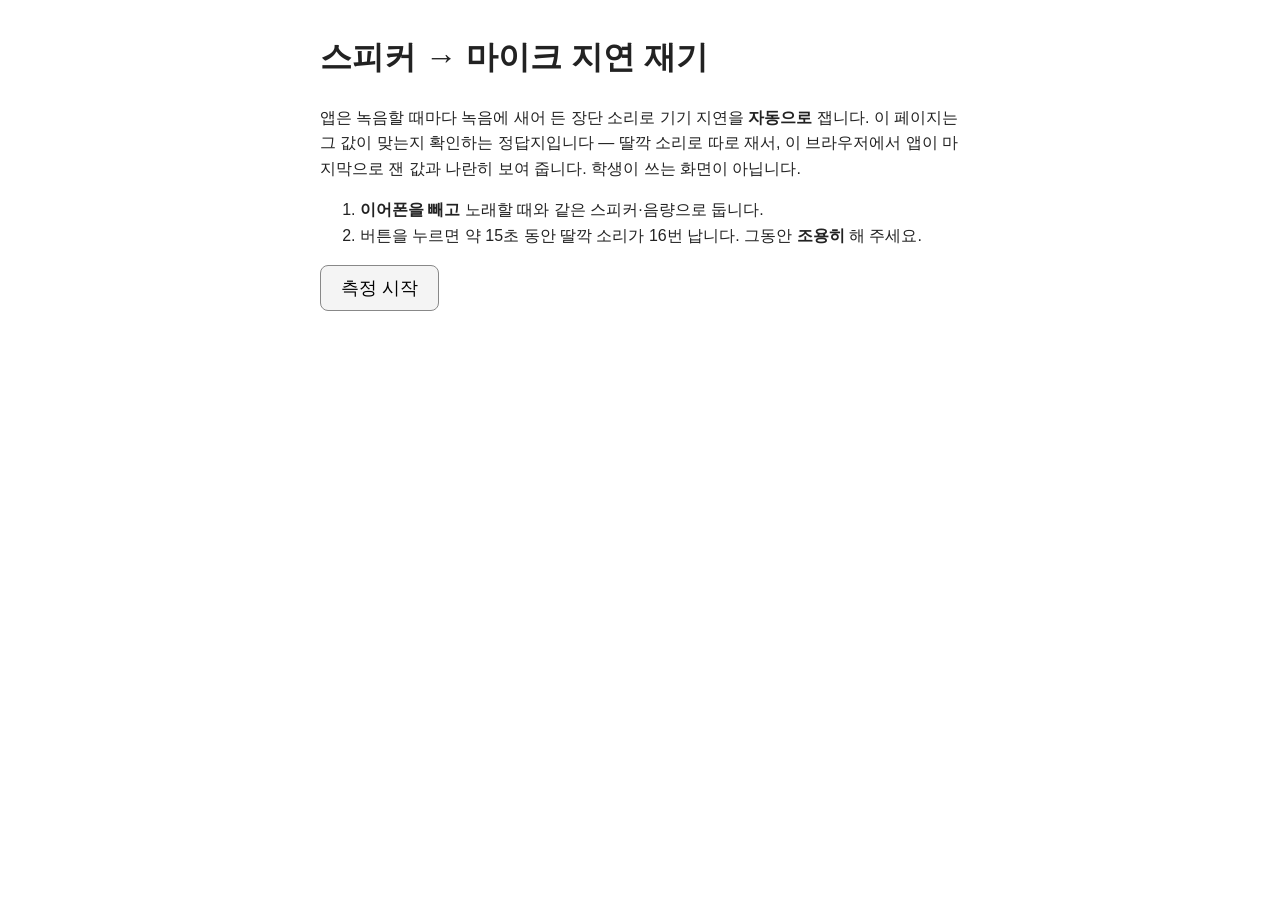
<file: latency.html>
<!doctype html>
<html lang="ko">
<head>
  <meta charset="utf-8">
  <meta name="viewport" content="width=device-width, initial-scale=1">
  <title>소리거울 · 지연 재기</title>
  <style>
    body { font-family: -apple-system, "Apple SD Gothic Neo", sans-serif; max-width: 640px; margin: 32px auto; padding: 0 16px; line-height: 1.6; color: #222; background: #fff; }
    button { font-size: 18px; padding: 10px 20px; border-radius: 8px; border: 1px solid #888; background: #f4f4f4; cursor: pointer; }
    button:disabled { opacity: .5; cursor: default; }
    #big { font-size: 28px; font-weight: 700; margin: 16px 0 4px; }
    table { border-collapse: collapse; margin-top: 12px; font-size: 14px; }
    td { border-bottom: 1px solid #ddd; padding: 3px 12px 3px 0; }
    .warn { color: #b00; }
  </style>
</head>
<body>
  <h1>스피커 → 마이크 지연 재기</h1>
  <p>앱은 녹음할 때마다 녹음에 새어 든 장단 소리로 기기 지연을 <b>자동으로</b> 잽니다.
     이 페이지는 그 값이 맞는지 확인하는 정답지입니다 — 딸깍 소리로 따로 재서,
     이 브라우저에서 앱이 마지막으로 잰 값과 나란히 보여 줍니다. 학생이 쓰는 화면이 아닙니다.</p>
  <ol>
    <li><b>이어폰을 빼고</b> 노래할 때와 같은 스피커·음량으로 둡니다.</li>
    <li>버튼을 누르면 약 15초 동안 딸깍 소리가 16번 납니다. 그동안 <b>조용히</b> 해 주세요.</li>
  </ol>
  <button id="go">측정 시작</button>
  <div id="status"></div>
  <div id="big"></div>
  <div id="detail"></div>

  <script src="recorder.js"></script>
  <script src="latency.js"></script>
  <script>
  const N = 16, GAP = 0.75, LEAD = 0.6;     // 앱과 같이 녹음 시작 0.6초 뒤부터 예약한다
  const $ = id => document.getElementById(id);

  function clickBuffer(ctx) {
    // 30ms 짜리 2kHz 딸깍. 첫 주기부터 바로 커져서 녹음에서 시작점을 정확히 찾을 수 있다.
    const sr = ctx.sampleRate, n = Math.round(0.03 * sr);
    const b = ctx.createBuffer(1, n, sr), d = b.getChannelData(0);
    for (let i = 0; i < n; i++) d[i] = 0.8 * Math.sin(2 * Math.PI * 2000 * i / sr) * Math.exp(-i / sr / 0.006);
    return b;
  }

  $("go").onclick = async () => {
    $("go").disabled = true; $("big").textContent = ""; $("detail").textContent = "";
    try {
      // 앱(app.js)과 같은 마이크 설정·같은 녹음기를 쓴다. 그래야 잰 값이 노래할 때와 같다.
      const stream = await navigator.mediaDevices.getUserMedia({ audio: { echoCancellation: false, noiseSuppression: false, autoGainControl: false } });
      const ctx = new (window.AudioContext || window.webkitAudioContext)();
      if (ctx.state === "suspended") await ctx.resume();
      const rec = new MicRecorder(ctx, stream);
      $("status").textContent = "마이크 준비 중…";
      await rec.start();
      const base = ctx.currentTime + LEAD;
      const click = clickBuffer(ctx);
      const times = [];
      for (let k = 0; k < N; k++) {
        const s = ctx.createBufferSource(); s.buffer = click; s.connect(ctx.destination);
        const t = base + k * GAP; s.start(t); times.push(t);
      }
      $("status").textContent = "딸깍 소리를 내며 녹음하고 있어요. 조용히 해 주세요…";
      await new Promise(r => setTimeout(r, (LEAD + N * GAP + 0.8) * 1000));
      const take = await rec.stop();
      stream.getTracks().forEach(t => t.stop());

      // 앱과 똑같이: 녹음 0초 = take.startTime, 출력 지연 = take.outputLatency (mic_latency_ms 는 0으로 두고 잰다)
      const expected = times.map(t => t - take.startTime + take.outputLatency);
      let appLast = null;   // 앱(app.js)이 녹음마다 자동으로 잰 마지막 값 — 같은 주소라 같은 저장소를 본다
      try { appLast = JSON.parse(localStorage.getItem("sorigeoul.deviceLatency") || "null"); } catch (e) { /* 없음 */ }
      const res = clickOffsets(take.pcm, take.sampleRate, expected);
      const s = summarize(res);
      const report = {
        clicks: N, detected: s.n,
        mic_latency_ms_suggested: s.n ? Math.round(s.median) : null,
        // 앱의 자동 측정과 같은 기준(출력 지연까지 합친 왕복)
        device_latency_ms: s.n ? +(take.outputLatency * 1000 + s.median).toFixed(1) : null,
        app_last_auto_ms: appLast ? +(appLast.latency_s * 1000).toFixed(1) : null,
        median_ms: s.median, q1_ms: s.q1, q3_ms: s.q3, min_ms: s.min, max_ms: s.max,
        output_latency_s: take.outputLatency, base_latency_s: ctx.baseLatency || 0,
        start_time_drift_s: take.startTimeDrift, sample_rate: take.sampleRate,
        recording_seconds: take.seconds, residuals_ms: res.map(x => x === null ? null : +x.toFixed(1)),
        user_agent: navigator.userAgent,
      };
      // 서버 로그에도 남긴다(녹음은 보내지 않는다 — 수치만).
      fetch("api/latency-report", { method: "POST", headers: { "Content-Type": "application/json" }, body: JSON.stringify(report) }).catch(() => {});

      if (s.n < N / 2) {
        $("big").innerHTML = `<span class="warn">딸깍 소리를 ${s.n}/${N}번밖에 못 들었어요.</span>`;
        $("status").textContent = "이어폰을 빼고 스피커 음량을 올린 뒤 다시 재 주세요.";
      } else {
        $("big").textContent = `기기 지연 ≈ ${(take.outputLatency * 1000 + s.median).toFixed(0)} ms`;
        $("status").textContent = `딸깍 ${s.n}/${N}번을 잡았어요. 흔들림(사분위) ${s.q1.toFixed(0)}~${s.q3.toFixed(0)}ms.`;
      }
      $("detail").innerHTML = "<table>" + [
        ["앱이 이 브라우저에서 마지막으로 자동으로 잰 기기 지연",
         appLast ? `${(appLast.latency_s * 1000).toFixed(1)} ms (${appLast.at || ""})` : "아직 없음 — 앱에서 한 번 불러 보세요"],
        ["딸깍으로 잰 값 − 출력 지연 (자동으로 못 잴 때 쓰는 config의 mic_latency_ms)", s.n ? `${Math.round(s.median)} ms` : "—"],
        ["브라우저가 알려 준 출력 지연(outputLatency)", `${(take.outputLatency * 1000).toFixed(1)} ms`],
        ["baseLatency", `${((ctx.baseLatency || 0) * 1000).toFixed(1)} ms`],
        ["녹음 0초 역산 − 워크렛 보고(startTimeDrift)", `${(take.startTimeDrift * 1000).toFixed(1)} ms`],
        ["표본율", `${take.sampleRate} Hz`],
        ["딸깍마다(ms)", res.map(x => x === null ? "—" : x.toFixed(0)).join(" ")],
      ].map(r => `<tr><td>${r[0]}</td><td>${r[1]}</td></tr>`).join("") + "</table>";
      ctx.close();
    } catch (e) {
      $("status").innerHTML = `<span class="warn">측정하지 못했어요: ${e.message}</span>`;
      console.error(e);
    }
    $("go").disabled = false;
  };
  </script>
</body>
</html>
</file>
<file: style.css>
:root {
  --bg: #F8F4EC;      /* 2026-11-07 조금 밝게(전 #F3EEE4, 1차 전문가 검토 반영) */
  --card: #FFFDF8;    /* 2026-11-07 조금 밝게(전 #FCFAF4) */
  --ink: #191C21;
  --muted: #767C85;
  --line: #E4DED2;    /* 2026-11-07 조금 밝게(전 #DED8CB) */
  --expert: #2F4A6E;
  --student: #C06A2D;
  --shade: rgba(230, 200, 120, 0.28);
  --notice-bg: #F9EDE2;  /* 2026-11-07 조금 밝게(전 #F6E6D8) */
  --card-lift: #FFFDF7;
  --line-strong: #BEB29A;
  /* 첫 화면 — 저채도 2색(쪽빛·황토)과 먹빛. 큰 검은 면도 화려한 그라데이션도 쓰지 않는다. */
  --paper: #F2EFE7;       /* 아이보리 바탕 */
  --surface: #FBFAF6;     /* 카드 */
  --surface-lift: #FFFFFF;
  --ink-2: #454B55;
  --line-2: #B9AF9C;
  --indigo: #23385A;      /* 쪽빛 — 선생님 소리 */
  --terra: #A85B36;       /* 황토 — 내 소리 */
  --col: 1480px;          /* 단 폭 */
  --gut: clamp(22px, 4.2vw, 76px);
}
* { box-sizing: border-box; }
html, body { margin: 0; background: var(--bg); color: var(--ink);
  font-family: "Pretendard", "Apple SD Gothic Neo", "Noto Sans KR", system-ui, sans-serif; font-size: 17px; }
button { font: inherit; cursor: pointer; }
[hidden] { display: none !important; }

.topbar { display: flex; align-items: center; gap: 14px; padding: 14px 24px; }
.brand { background: none; border: 0; font-size: 26px; font-weight: 800; letter-spacing: 0.04em; color: var(--ink); padding: 0; }
.topbar-song { color: var(--muted); font-size: 16px; }
/* 상단바 오른쪽 묶음(스피커 + 처음으로). 여기서 오른쪽 정렬을 맡으므로 안쪽 .icon-btn 의
   margin-left:auto 는 꺼 둔다 — 둘 다 auto 면 남는 공간이 둘로 나뉘어 사이가 벌어진다. */
.topbar-right { margin-left: auto; display: flex; align-items: center; gap: 10px; }
.topbar-right .icon-btn { margin-left: 0; }
/* 상단바용 작은 버튼. 본문 .btn 보다 한 치수 작게 잡아 제목 줄을 누르지 않게 한다.
   .btn 이 이 파일 뒤쪽에 있어 한 클래스끼리는 그쪽이 이긴다 → .topbar 를 앞에 붙여
   우선순위를 올린다. 겸해서 스타일이 상단바 밖으로 새지 않는다.
   높이를 스피커 버튼(42px)과 맞춰 둘이 나란히 앉게 한다. */
.topbar .topbar-btn {
  padding: 0 16px; height: 42px; font-size: 15px; font-weight: 700;
  color: var(--ink-2); white-space: nowrap;
}
.icon-btn { margin-left: auto; background: var(--card); border: 1px solid var(--line); border-radius: 50%; width: 42px; height: 42px; font-size: 20px; }
.icon-btn.off { opacity: 0.45; }

.screen { position: relative; max-width: 1040px; margin: 0 auto; padding: 8px 24px 48px; }
h1 { font-size: 30px; margin: 8px 0 6px; }
.sub { color: var(--muted); margin: 0 0 22px; }
.note { color: var(--muted); font-size: 14px; margin-top: 18px; }

/* ============================================================
   ① 곡 선택 — 소리를 비추는 거울
   이 화면의 조형은 F0 가락선 하나뿐이다. 전통 물건을 그려 넣지 않는다.
   한국적인 구조는 장식이 아니라 시스템 안에 둔다:
     · 정간보의 칸 → 화면의 세로 격자
     · 한지 → 바탕의 결
     · 쪽빛·황토 → 저채도 2색
   아래 규칙은 전부 첫 화면 안으로 한정된다.
   ============================================================ */

body:has(#screen-select:not([hidden])) { min-height: 100dvh; display: flex; flex-direction: column;
  background: var(--paper); }
body:has(#screen-select:not([hidden])) #screen-select { flex: 1 1 auto; display: flex; flex-direction: column; min-height: 0; }
body:has(#screen-select:not([hidden])) .topbar { width: 100%; max-width: var(--col); margin: 0 auto;
  padding: clamp(9px, 1.5vh, 18px) var(--gut) 0; }
/* 첫 화면에서 '소리거울'은 이 사이트의 이름이자 표제다. 가장 크게 둔다. */
body:has(#screen-select:not([hidden])) .brand { font-size: clamp(30px, 3.4vw, 52px); font-weight: 800;
  letter-spacing: -0.03em; color: var(--ink); line-height: 1.05; }
/* 바탕의 결. 색면을 깔지 않는다 — 화면이 베이지로 흐려지는 원인이었다. */
body:has(#screen-select:not([hidden]))::after {
  content: ""; position: fixed; inset: 0; z-index: -1; pointer-events: none; opacity: .55;
  background-image: url("data:image/svg+xml,%3Csvg xmlns='http://www.w3.org/2000/svg' width='180' height='180'%3E%3Cfilter id='n'%3E%3CfeTurbulence type='fractalNoise' baseFrequency='.85 .35' numOctaves='3'/%3E%3C/filter%3E%3Crect width='180' height='180' filter='url(%23n)' opacity='.055'/%3E%3C/svg%3E"); }

#screen-select { max-width: var(--col); width: 100%; padding: 0 var(--gut) clamp(8px, 1.1vh, 14px); }

.landing { position: relative; isolation: isolate; flex: 1 1 auto;
  display: grid; grid-template-rows: auto minmax(0, 1fr) auto; row-gap: clamp(4px, 0.7vh, 10px);
  overflow-x: clip; }

/* ---- 표제 ---- */
.landing-lede { grid-row: 1; position: relative; z-index: 3; max-width: min(760px, 100%); padding-top: clamp(2px, 0.7vh, 10px); }
#screen-select .eyebrow { margin: 0 0 6px; color: var(--terra);
  font-size: clamp(13px, 1vw, 15.5px); font-weight: 700; letter-spacing: -0.008em;
  line-height: 1.4; word-break: keep-all; }
#screen-select .eyebrow::before { content: ""; display: inline-block; width: 26px; height: 1px;
  background: var(--terra); vertical-align: middle; margin-right: 10px; opacity: .8; }
/* 표제는 이름 아래를 받치는 한 마디다. 이름보다 작게 둔다. */
#screen-select h1 { font-size: clamp(23px, 2.5vw, 37px); font-weight: 700; line-height: 1.18;
  letter-spacing: -0.028em; margin: 0 0 7px; color: var(--ink); word-break: keep-all; }
#screen-select .sub { font-size: clamp(14.5px, 1.05vw, 17px); line-height: 1.40; margin: 0;
  max-width: 46ch; color: var(--ink-2); word-break: keep-all; text-wrap: pretty; }
#screen-select .sub span { display: block; }
/* 마지막 한 줄은 부르는 말이다. 조금 더 또렷하게 둔다. */
#screen-select .lede-call { margin: 6px 0 0; color: var(--indigo); font-weight: 700;
  font-size: clamp(15px, 1.15vw, 18.5px); letter-spacing: -0.018em; word-break: keep-all; }
#screen-select .note { grid-row: 4; position: relative; z-index: 3; margin-top: 14px; }

/* ---- 거울 표식(우상단) — 연구자 제공 그림 ----
   · 비율 유지: 가로만 정하고 세로는 auto. object-fit 을 쓰지 않으므로 잘리지 않는다.
   · 크기: 데스크톱 135~165px. 화면이 좁아지면 10.9vw 를 따라 자연스럽게 줄어든다.
   · 원본이 390px 이라 165px 로 표시해도 레티나(2배)에서 330px — 늘려 쓰지 않는다.
   · 그림자·테두리는 넣지 않는다(화면의 미니멀한 결을 지킨다). */
.mirror-mark { position: absolute; z-index: 2; pointer-events: none;
  top: clamp(-2px, 0.8vh, 12px); right: 0;
  width: clamp(133px, 14.2vw, 215px); height: auto; }
@media (max-width: 900px) { .mirror-mark { width: 98px; top: 0; } }
/* 좁은 화면에서는 표제 글줄이 오른쪽까지 차서 표식과 겹친다 — 여기서만 더 줄인다. */
@media (max-width: 620px) { .mirror-mark { width: 82px; } }

/* ---- 거울: 소리가 흐르고, 비치고, 둘로 갈라지는 자리 ----
   화면 좌우 끝까지 내보낸다. 이 선이 이 사이트의 정체다. */
/* 가로세로 비를 viewBox 와 같게 못박는다. 그래야 어떤 화면 폭에서도
   가락의 봉우리가 잘리지 않고, 좌우로는 화면 끝까지 꽉 찬다. */
.stage { grid-row: 2; position: relative; z-index: 1; display: block; width: 100vw;
  aspect-ratio: 1400 / 264; height: auto; align-self: center;
  margin-left: calc(50% - 50vw); pointer-events: none; }
.stage path, .stage use { vector-effect: non-scaling-stroke; }
.stage path { stroke-linecap: round; stroke-linejoin: round; }

/* 정간보의 칸 — 시간의 격자. 읽히지 않을 만큼만 둔다. */
.grid .g-col { stroke: var(--indigo); stroke-width: 1; opacity: .11; }
.grid .g-bak { stroke: var(--indigo); stroke-width: 1; opacity: .05; }

/* 거울면 — 거울을 그리지 않고, 빛이 서는 자리만 남긴다 */
.plane-edge { stroke: var(--indigo); stroke-width: 1; opacity: .26; stroke-dasharray: 2 8; }
/* 소리가 갈라지는 바로 그 점 */
.plane-node { fill: var(--paper); stroke: var(--indigo); stroke-width: 1.6; opacity: .85; }
.plane-node-ring { fill: none; stroke: var(--indigo); stroke-width: 1; opacity: .3; }
/* 거울면(본청) — 이 선을 축으로 소리가 비친다 */
.axis { stroke: var(--indigo); stroke-width: 1; opacity: .3; stroke-dasharray: 1 5; }

/* 소리 그 자체 */
.mc-solo { stroke: var(--indigo); stroke-width: 2.1; opacity: .92; }
.mc-teacher { stroke: var(--indigo); stroke-width: 2.1; opacity: .9; }
.mc-student { stroke: var(--terra); stroke-width: 1.7; opacity: .8; }
/* 두 소리가 벌어진 만큼이 면으로 남는다. 겹치는 곳에서는 저절로 사라진다. */
.mc-ribbon { fill: var(--terra); opacity: .1; }

/* 갈라진 두 선의 이름. 범례를 따로 두지 않고 선 위에 직접 얹는다. */
.mc-tag { font-family: ui-monospace, "SF Mono", Menlo, monospace; font-size: 13px;
  font-weight: 600; letter-spacing: 0.08em; text-anchor: middle; }
.mc-tag--t { fill: var(--indigo); opacity: .85; }
.mc-tag--s { fill: var(--terra); opacity: .85; }

/* 비친 소리 — 거울의 깊이. 읽는 대상이 아니라 공간감이다. */
/* 비친 소리가 읽혀야 이 화면이 '거울'이 된다. 흐리기만 하면 얼룩으로 보인다. */
.reflection { opacity: .6; }
.reflection-far { opacity: .16; }

/* 카드에 마우스를 올리면 그 자리의 가락이 살아난다 */
.mc-hl { stroke: var(--indigo); stroke-width: 3; opacity: 0; transition: opacity .3s ease; }
#screen-select:has(.song-card[data-song="arirang"]:hover) .mc-hl--arirang,
#screen-select:has(.song-card[data-song="arirang"]:focus-visible) .mc-hl--arirang,
#screen-select:has(.song-card[data-song="jindo"]:hover) .mc-hl--jindo,
#screen-select:has(.song-card[data-song="jindo"]:focus-visible) .mc-hl--jindo,
#screen-select:has(.song-card[data-song="kwaejina"]:hover) .mc-hl--kwaejina,
#screen-select:has(.song-card[data-song="kwaejina"]:focus-visible) .mc-hl--kwaejina,
#screen-select:has(.song-card[data-song="geumdaraekkung"]:hover) .mc-hl--geumdaraekkung,
#screen-select:has(.song-card[data-song="geumdaraekkung"]:focus-visible) .mc-hl--geumdaraekkung { opacity: .95; }

/* ---- 곡 고르기 ---- */
.picker { grid-row: 3; position: relative; z-index: 3; }
.picker-label { margin: 0 0 8px; font-size: 12px; font-weight: 700; letter-spacing: 0.15em;
  text-transform: uppercase; color: var(--muted);
  font-family: ui-monospace, "SF Mono", Menlo, monospace;
  display: flex; align-items: center; gap: 12px; }
.picker-label::after { content: ""; flex: 1 1 auto; height: 1px; background: var(--line); }

.song-grid { display: grid; grid-template-columns: repeat(4, 1fr); gap: clamp(12px, 1.3vw, 20px); align-items: stretch; }
.song-card { position: relative; overflow: hidden; text-align: left; display: flex; flex-direction: column;
  background: var(--surface); border: 1px solid var(--line); border-radius: 6px;
  min-height: clamp(190px, 25vh, 260px);
  padding: clamp(12px, 1vw, 17px) clamp(17px, 1.35vw, 24px) clamp(11px, 0.9vw, 15px);
  color: var(--ink);
  transition: border-color .22s ease, background-color .22s ease, transform .22s ease, box-shadow .22s ease; }
/* 왼쪽 모서리에 서는 쪽빛 한 줄 — 고르면 그 소리가 켜진다는 표시 */
.song-card::before { content: ""; position: absolute; left: 0; top: 0; bottom: 0; width: 2px;
  background: var(--indigo); transform: scaleY(0); transform-origin: 50% 0;
  transition: transform .28s cubic-bezier(.2,.7,.3,1); }
.song-card:hover, .song-card:focus-visible { border-color: var(--line-2); background: var(--surface-lift);
  transform: translateY(-3px); box-shadow: 0 10px 26px rgba(25,28,33,.09); }
.song-card:hover::before, .song-card:focus-visible::before { transform: scaleY(1); }
.song-card:focus-visible { outline: 2px solid var(--indigo); outline-offset: 2px; }

.sc-no { font-family: ui-monospace, "SF Mono", Menlo, monospace; font-size: 11.5px; font-weight: 600;
  letter-spacing: 0.1em; color: var(--muted); }
/* 그 곡의 서명 — 토리의 성격이 선 모양에 들어 있다 */
.sc-sig { display: block; width: 100%; height: clamp(50px, 7.4vh, 86px); margin: 9px 0 11px; overflow: visible; }
.sc-sig path { fill: none; stroke: var(--indigo); stroke-width: 1.6; stroke-linecap: round; stroke-linejoin: round;
  opacity: .5; vector-effect: non-scaling-stroke;
  transition: opacity .25s ease, stroke-width .25s ease, stroke .25s ease; }
.song-card:hover .sc-sig path, .song-card:focus-visible .sc-sig path {
  opacity: 1; stroke-width: 2.1; animation: sig-draw .78s cubic-bezier(.3,.75,.35,1); }
@keyframes sig-draw { from { stroke-dasharray: 1; stroke-dashoffset: 1; } to { stroke-dasharray: 1; stroke-dashoffset: 0; } }

.song-card b { display: block; font-size: clamp(19px, 1.5vw, 26px); font-weight: 800;
  letter-spacing: -0.025em; line-height: 1.2; margin-bottom: 5px; word-break: keep-all; }
.song-card .sc-tori { display: block; font-size: 13.5px; line-height: 1.45; color: var(--indigo);
  font-weight: 600; word-break: keep-all; }
.song-card .sc-meta { display: flex; flex-wrap: wrap; gap: 8px; margin-top: auto; padding-top: 9px;
  font-size: 11.5px; letter-spacing: 0.04em; color: var(--muted);
  font-family: ui-monospace, "SF Mono", Menlo, monospace; }
.song-card .sc-meta i { font-style: normal; }
.song-card .sc-meta i + i::before { content: "·"; margin-right: 8px; opacity: .6; }

/* ---- 세로가 짧은 노트북(≈1366×680 등) ----
   그래프는 손대지 않는다. SVG 가 preserveAspectRatio="…slice" 라 높이를 줄이면
   아래쪽부터 잘리는데, 거기가 바로 거울 반사가 있는 자리다.
   대신 vh 로 안 줄어드는 '바닥값'들(카드 min-height, 가락 조각 최소 높이)과
   남은 세로 여백을 여기서 한 번 더 조인다. */
@media (max-height: 780px) {
  body:has(#screen-select:not([hidden])) .topbar { padding-top: 6px; }
  .landing-lede { padding-top: 2px; }
  #screen-select .eyebrow { margin-bottom: 4px; }
  #screen-select h1 { margin-bottom: 5px; }
  #screen-select .sub { line-height: 1.32; }
  #screen-select .lede-call { margin-top: 4px; }
  .picker-label { margin-bottom: 5px; }
  .song-card { min-height: 0; padding: 10px clamp(17px, 1.35vw, 24px) 9px; }
  .sc-sig { height: clamp(34px, 5vh, 56px); margin: 6px 0 8px; }
  .song-card .sc-meta { padding-top: 7px; }
  #screen-select { padding-bottom: 6px; }
}

@media (max-width: 1000px) {
  body:has(#screen-select:not([hidden])) { min-height: 0; display: block; }
  /* 그리드를 풀면 마크업 순서(무대가 먼저)로 돌아가 제목이 가락선 아래로 밀린다.
     세로 flex 로 바꾸고 순서를 못박아 읽는 차례를 지킨다. */
  .landing { display: flex; flex-direction: column; }
  .landing-lede { order: 1; max-width: 100%; }
  .stage { order: 2; height: 46vh; min-height: 260px; aspect-ratio: auto;
    margin: 20px 0 26px calc(50% - 50vw); }
  .picker { order: 3; }
  #screen-select .note { order: 4; }
  .song-grid { grid-template-columns: repeat(2, 1fr); }
}
@media (max-width: 560px) {
  .stage { height: 34vh; min-height: 200px; }
  .song-grid { grid-template-columns: 1fr; }
  .song-card { min-height: 0; }
  .sc-sig { height: clamp(46px, 7vh, 70px); margin: 12px 0 14px; }
}
@media (prefers-reduced-motion: reduce) {
  .song-card, .mc-hl, .song-card::before, .sc-sig path { transition: none; }
  .song-card:hover .sc-sig path, .song-card:focus-visible .sc-sig path { animation: none; }
  .song-card:hover, .song-card:focus-visible { transform: none; }
}

/* 준비 화면 */
.intro-meta { display: flex; gap: 10px; flex-wrap: wrap; margin-bottom: 14px; }
.tag { background: var(--card); border: 1px solid var(--line); border-radius: 999px; padding: 4px 12px; font-size: 14px; color: var(--muted); }
.score { margin: 0 0 16px; background: #fff; border: 1px solid var(--line); border-radius: 16px; padding: 14px; }
.score img { display: block; width: 100%; max-width: 760px; margin: 0 auto; }
.score figcaption { text-align: right; color: var(--muted); font-size: 13px; margin-top: 6px; }
.score .score-note { color: var(--muted); font-size: 14px; line-height: 1.6; margin: 8px 0 0; }
.jangdan-score { margin-bottom: 10px; padding: 10px 14px 8px; }
.jangdan-score img { max-width: 540px; }

/* 움직이는 정간보 — 장단 듣기를 누르면 소박마다 불이 들어오고 타점이 커진다 */
.jeonggan { display: flex; max-width: 540px; margin: 10px auto 0; border: 1.5px solid var(--ink);
  border-radius: 4px; overflow: hidden; background: #fff; }
.jeonggan .bak { display: flex; flex: 1; border-right: 1.5px solid var(--ink); }
.jeonggan .bak:last-child { border-right: 0; }
.jeonggan .sobak { flex: 1; border-right: 1px dotted #B9B1A1; padding: 6px 0 4px;
  display: flex; flex-direction: column; align-items: center; gap: 2px;
  transition: background .08s linear; }
.jeonggan .bak .sobak:last-child { border-right: 0; }
.jeonggan .sobak.on { background: #F4E9CE; }
.jeonggan .sym { height: 30px; display: grid; place-items: center;
  transition: transform .09s ease-out; transform-origin: center; }
.jeonggan .sobak.hit .sym { transform: scale(1.55); }
.jeonggan .sym svg { display: block; }
.jeonggan .gu { font-size: 15px; font-weight: 700; color: var(--ink); min-height: 20px;
  transition: transform .09s ease-out, color .09s linear; }
.jeonggan .sobak.hit .gu { transform: scale(1.3); color: var(--student); }
@media (prefers-reduced-motion: reduce) {
  .jeonggan .sym, .jeonggan .gu { transition: none; }
  .jeonggan .sobak.hit .sym, .jeonggan .sobak.hit .gu { transform: none; }
}

/* 오선보 + 정간보 함께 보기 — 장단 그림에서 오선보만 오려 코드 정간보 위에 얹는다.
   오려내기 좌표는 jangdan.js 가 config 의 staff_crop 을 %로 바꿔 style 로 넣는다.
   오선보는 정지 화면이고, 아래 정간보만 소리에 맞춰 움직인다. */
.jangdan-stack { max-width: 540px; margin: 10px auto 0; }
.jangdan-staff { position: relative; overflow: hidden; background: #fff;
  border-radius: 4px; line-height: 0; }
.jangdan-staff img { position: absolute; display: block; max-width: none; }
/* 정간보가 바로 아래 붙으므로 위쪽 여백을 줄여 두 기보법을 한 덩어리로 보이게 한다 */
.jangdan-stack .jeonggan { margin-top: 4px; }

/* 움직이는 장단 그림 — 연구자가 준 정간보 그림 위에 재생 위치를 겹친다.
   칸 좌표는 jangdan.js 가 config 의 score_image_grid 를 %로 바꿔 style 로 넣는다.
   그림이 불투명한 흰 배경이라 강조 띠는 multiply 로 깔아야 인쇄된 기호가 덮이지 않는다. */
.jangdan-img { position: relative; max-width: 540px; margin: 10px auto 0; line-height: 0; }
.jangdan-img img { display: block; width: 100%; }
.jangdan-img .overlay { position: absolute; display: flex; pointer-events: none; }
.jangdan-img .cell { position: relative; flex: 1; transition: background-color .08s linear; }
.jangdan-img .cell.on { background: #F4E9CE; mix-blend-mode: multiply; }

/* 타점이 놓인 소박은 지날 때 테두리가 한 번 부푼다.
   그림에 인쇄된 기호는 키울 수 없으므로 칸 자체를 강조한다. */
.jangdan-img .cell::after { content: ""; position: absolute; inset: 0;
  border: 2px solid transparent; border-radius: 3px;
  transition: border-color .09s linear, transform .09s ease-out; }
.jangdan-img .cell.hit::after { border-color: var(--student); transform: scaleY(1.06); }

/* 재생선 — 소박 칸과 달리 매 프레임 움직이므로 장단 진행이 이어져 보인다 */
.jangdan-img .playhead { position: absolute; top: -4px; bottom: -4px; width: 2px;
  margin-left: -1px; background: var(--student); border-radius: 2px; opacity: 0;
  box-shadow: 0 0 6px rgba(192, 106, 45, 0.5); }
.jangdan-img .playhead.on { opacity: 1; }
.jangdan-img .playhead::before { content: ""; position: absolute; top: -5px; left: -4px;
  border-left: 5px solid transparent; border-right: 5px solid transparent;
  border-top: 6px solid var(--student); }
@media (prefers-reduced-motion: reduce) {
  .jangdan-img .cell, .jangdan-img .cell::after { transition: none; }
  .jangdan-img .cell.hit::after { transform: none; }
}

/* ---------- 가사: 소리에 맞춰 흐르는 글자 ---------- */
.lyric-bar { text-align: center; margin: 6px 0 14px; }
.lyric-bar .lyric-now { font-size: 30px; font-weight: 800; letter-spacing: 0.02em;
  color: #B8B0A2; min-height: 42px; display: flex; justify-content: center; gap: 14px; flex-wrap: wrap; }
.lyric-bar.big .lyric-now { font-size: 40px; min-height: 54px; }
/* 강조는 글자 하나씩 옮겨 가므로(반 소박 = 0.2초인 곳도 있다) 바뀜을 짧게 한다 */
.lyric-bar .ly { transition: color .08s ease, transform .12s ease, text-shadow .12s ease;
  display: inline-block; transform-origin: center bottom; }
.lyric-bar .ly.on { color: var(--ink); transform: scale(1.18);
  text-shadow: 0 2px 10px rgba(192,106,45,0.28); }
.lyric-bar .ly-wait { color: #CFC7B8; font-size: 0.8em; }
/* 한 토막(한 박에 묶인 글자)은 붙여 쓰고, 강조는 글자 하나씩 옮긴다 */
.lyric-bar .ly-w { white-space: nowrap; }
/* 강조된 글자가 1.18배로 커져도 옆 글자에 닿지 않게 토막 안 글자 사이를 조금 띄운다 */
.lyric-bar .ly-w .ly { padding: 0 0.09em; }
.lyric-bar .lyric-next { color: var(--muted); font-size: 15px; min-height: 22px; margin-top: 4px; }
.lyric-bar .lyric-next:not(:empty)::before { content: "다음 ♪ "; opacity: .7; }
@keyframes lyIn { from { opacity: 0; transform: translateY(6px); } to { opacity: 1; transform: none; } }
.lyric-bar .ly-in { animation: lyIn .28s ease-out; }

/* ---------- 소리거울 ---------- */
.mirror-wrap { margin: 4px 0 18px; }
/* 은빛 유리 거울(2026-10-05 연구자 요청): 금속 테두리 → 안으로 들어간 유리 → 유리 위를 스치는 빛 두 줄기.
   이름표(🪞 소리거울)는 테두리 위쪽에 걸쳐 단다 — 유리 안에 두면 오른쪽 위 가락선·가사를 가린다. */
.mirror-frame { position: relative; border-radius: 26px; padding: 13px; margin-top: 16px;
  background: linear-gradient(135deg, #F9FAFB 0%, #CDD2D9 16%, #F1F3F6 32%, #AEB4BE 50%,
              #EDEFF2 66%, #BCC2CA 84%, #F6F7F9 100%);
  border: 1px solid #A3AAB4;
  box-shadow: 0 1px 0 rgba(255,255,255,0.95) inset, 0 -1px 0 rgba(70,78,90,0.25) inset,
              0 14px 32px rgba(40,48,60,0.20), 0 3px 8px rgba(40,48,60,0.12); }
.mirror-frame::before {   /* 테두리 안쪽의 가는 빛 테 — 금속을 깎은 모서리 */
  content: ""; position: absolute; inset: 6px; border-radius: 21px; pointer-events: none;
  border: 1px solid rgba(255,255,255,0.75); box-shadow: 0 0 0 1px rgba(110,118,130,0.25); }
.mirror-glass { position: relative; border-radius: 16px; overflow: hidden;
  box-shadow: 0 0 0 1px rgba(120,128,140,0.45), 0 2px 10px rgba(40,48,60,0.22) inset; }
.mirror-glass::after {    /* 유리 위를 스치는 빛 두 줄기. 선을 가리지 않게 옅게 */
  content: ""; position: absolute; inset: 0; pointer-events: none;
  background: linear-gradient(115deg, rgba(255,255,255,0) 6%, rgba(255,255,255,0.55) 11%,
              rgba(255,255,255,0) 19%, rgba(255,255,255,0) 61%, rgba(255,255,255,0.34) 65%,
              rgba(255,255,255,0) 70%); }
.mirror-title { position: absolute; top: -15px; right: 28px; z-index: 3; pointer-events: none;
  display: inline-flex; align-items: center; gap: 6px; padding: 4px 14px 4px 10px; border-radius: 999px;
  background: linear-gradient(180deg, #FFFFFF 0%, #E3E7EC 100%); border: 1px solid #A9B0BA;
  box-shadow: 0 2px 5px rgba(40,48,60,0.18), 0 1px 0 #FFFFFF inset;
  font-size: 14px; letter-spacing: 0.18em; font-weight: 700; color: #3F4855; }
.mirror-emoji { font-size: 22px; letter-spacing: 0; line-height: 1; }
.mirror-canvas { display: block; width: 100%; height: 400px;   /* 2026-11-07 340→400, 검토자 C '가락선 크게' */
  /* 옆으로 끌어 되풀이 구간을 고른다. 세로로 밀면 화면은 그대로 내려간다(태블릿). */
  cursor: col-resize; touch-action: pan-y; user-select: none; -webkit-user-select: none; }
/* 박 기준 확대 단추 — 거울 바로 위 */
.mirror-zoom { display: flex; align-items: center; gap: 14px; flex-wrap: wrap; margin: 0 0 8px; }
.mirror-zoom .zoom-seg { display: inline-flex; border: 1px solid var(--line); border-radius: 999px; overflow: hidden; background: var(--card); }
.mirror-zoom .zoom-seg button { border: 0; background: transparent; padding: 7px 16px; font-size: 15px; font-weight: 600; color: var(--muted); cursor: pointer; }
.mirror-zoom .zoom-seg button + button { border-left: 1px solid var(--line); }
.mirror-zoom .zoom-seg button.on { background: var(--expert); color: #fff; }
.mirror-zoom .zoom-nav { display: inline-flex; align-items: center; gap: 10px; margin-left: auto; }
.mirror-zoom .zoom-nav button { border: 1px solid var(--line); background: var(--card); border-radius: 999px; width: 38px; height: 34px; font-size: 14px; cursor: pointer; }
.mirror-zoom .zoom-nav button:disabled { opacity: .35; cursor: default; }
.mirror-zoom .zoom-nav b { min-width: 7.5em; text-align: center; font-size: 16px; color: var(--expert); font-variant-numeric: tabular-nums; }

/* 고른 되풀이 구간 */
.mirror-loop { display: inline-flex; align-items: center; gap: 8px; color: var(--expert); font-size: 15px; }
.mirror-loop b { font-variant-numeric: tabular-nums; }
.btn.small { padding: 6px 12px; font-size: 14px; }
.mirror-bar { display: flex; align-items: center; gap: 16px; flex-wrap: wrap; margin-top: 12px; }
.mirror-bar .btn.primary { margin-left: 0; }
.mirror-legend { display: flex; gap: 16px; font-size: 15px; }
.mirror-legend .sw { display: inline-block; width: 22px; height: 4px; border-radius: 2px;
  vertical-align: 3px; margin-right: 6px; }
.mirror-legend .sw.expert { background: var(--expert); }
.mirror-legend .sw.student { background: var(--student); }
.mirror-mix { margin-left: auto; display: flex; gap: 12px; color: var(--muted); font-size: 14px; }
.mirror-mix label { cursor: pointer; user-select: none; }
/* 거울 쓰는 법 — 눈에 띄게(2026-10-05 연구자 요청). 할 일(끌기·누르기)에 밑줄 */
.mirror-howto { display: flex; align-items: flex-start; gap: 10px; margin: 14px 0 0; padding: 11px 16px;
  background: #EDF1F6; border: 1px solid #C9D2DE; border-left: 5px solid var(--expert); border-radius: 12px;
  color: var(--ink); font-size: 16px; line-height: 1.6; }
.mirror-howto .mirror-emoji { font-size: 26px; line-height: 1.15; }
.mirror-howto u { text-decoration-color: var(--student); text-decoration-thickness: 2px;
  text-underline-offset: 4px; font-weight: 700; }
.mirror-hint { color: var(--muted); font-size: 14px; line-height: 1.7; margin: 10px 0 0; }
.teacher-nums { display: block; margin-top: 14px; color: var(--muted); font-size: 13px; cursor: pointer; }
@media (max-width: 640px) {
  .mirror-canvas { height: 300px; }   /* 2026-11-07 260→300 */
  .mirror-frame { padding: 9px; border-radius: 20px; }
  .mirror-frame::before { inset: 4px; border-radius: 17px; }
  .mirror-title { right: 16px; font-size: 13px; }
  .lyric-bar.big .lyric-now { font-size: 30px; }
  .mirror-mix { margin-left: 0; flex-wrap: wrap; row-gap: 6px; }
  .mirror-mix label { white-space: nowrap; }   /* 좁은 화면에서 글자가 한두 자씩 세로로 쌓이지 않게 */
}

/* 결과 화면의 '무엇이 다를까' 설명 */
.compare { background: var(--card); border: 1px solid var(--line); border-left: 6px solid var(--expert);
  border-radius: 12px; padding: 16px 22px; margin: 10px 0 14px; }
.compare { font-size: 18px; }                 /* 2026-11-07 결과 글씨 한 치수 크게, 검토자 C */
.compare b { font-size: 19px; }
.compare ul { margin: 10px 0 0; padding-left: 22px; }
.compare li { line-height: 1.75; margin-bottom: 8px; }
.compare li.has-spot { cursor: pointer; }
.compare li.has-spot u { text-decoration: underline dotted var(--expert); text-underline-offset: 3px; }
.compare li.has-spot:hover { color: var(--expert); }
.compare details { margin-top: 12px; }
.compare summary { cursor: pointer; color: var(--muted); font-size: 14px; }
.compare .num { font-size: 14px; color: var(--muted); line-height: 1.8; margin-top: 8px; }
.intro-text { background: var(--card); border-left: 6px solid var(--student); border-radius: 10px; padding: 16px 20px; line-height: 1.7; font-size: 18px; }
.intro-actions { display: flex; gap: 12px; flex-wrap: wrap; margin-top: 18px; align-items: center; }
.btn { border-radius: 999px; padding: 12px 22px; border: 1px solid var(--line); background: var(--card); font-size: 17px; font-weight: 600; }
.btn.primary { background: var(--expert); color: #fff; border-color: var(--expert); margin-left: auto; }
.btn.primary:disabled { opacity: .5; cursor: default; }
.btn.secondary.active { background: var(--student); color: #fff; border-color: var(--student); }
.bg-anim { position: absolute; inset: 0; overflow: hidden; pointer-events: none; z-index: -1; }
.bg-anim i { position: absolute; border-radius: 50%; opacity: .18; filter: blur(2px); animation: float 14s ease-in-out infinite; }
.bg-anim i:nth-child(1) { width: 260px; height: 260px; background: var(--student); left: -80px; top: 120px; }
.bg-anim i:nth-child(2) { width: 200px; height: 200px; background: var(--expert); right: -60px; top: 60px; animation-delay: -5s; }
.bg-anim i:nth-child(3) { width: 160px; height: 160px; background: #C9B47A; right: 20%; bottom: 0; animation-delay: -9s; }
@keyframes float { 0%,100% { transform: translateY(0) } 50% { transform: translateY(-28px) } }

/* 주고받기 & 결과 */
.pills { display: flex; gap: 12px; flex-wrap: wrap; margin: 6px 0 16px; }
.pill { border-radius: 999px; padding: 8px 0; width: 120px; text-align: center; color: #fff; font-weight: 700; opacity: .35; transition: opacity .2s, transform .2s; }
.pill.expert { background: var(--expert); } .pill.student { background: var(--student); }
.pill.done { opacity: 1; } .pill.now { opacity: 1; transform: scale(1.08); box-shadow: 0 0 0 4px rgba(0,0,0,.08); }
.status-box { background: var(--notice-bg); border-left: 8px solid var(--student); border-radius: 10px; padding: 18px 24px; font-size: 22px; font-weight: 700; color: #5A2E0E; margin-bottom: 16px; }
.count-row { display: flex; align-items: center; gap: 24px; min-height: 84px; margin-bottom: 8px; }
.count-big { font-size: 64px; font-weight: 900; color: var(--student); min-width: 90px; text-align: center; }
.bak-dots { display: flex; gap: 12px; }
.bak-dots i { width: 22px; height: 22px; border-radius: 50%; background: var(--line); display: block; }
.bak-dots i.on { background: var(--ink); transform: scale(1.25); }
.card { background: var(--card); border: 1px solid var(--line); border-radius: 18px; padding: 16px 18px; margin-bottom: 14px; }
.card.muted { color: var(--muted); }
.legend { display: flex; align-items: center; gap: 10px; font-weight: 700; margin-bottom: 6px; }
.swatch { display: inline-block; width: 34px; height: 5px; border-radius: 3px; }
.swatch.expert { background: var(--expert); } .swatch.student { background: var(--student); }
.chart { display: block; width: 100%; height: 240px; }
.placeholder { height: 120px; display: grid; place-items: center; color: #B7AF9F; }
.legend-help { color: var(--muted); font-size: 14px; }

/* ---- ③ 녹음 화면: 스크롤 없이 한 화면에 ----
   아이가 부르는 동안 화면을 내릴 일이 없어야 한다. 요소를 전부 조금씩 줄이되
   화면 높이에 따라 함께 줄도록 vh 로 묶었다(낮은 노트북에서도 한 판에 들어온다).
   .card/.chart/.status-box 등은 결과 화면도 쓰므로 반드시 #screen-sing 안으로 한정한다. */
#screen-sing {
  padding-bottom:clamp(10px,1.8vh,20px); }
#screen-sing .pills {
  gap:clamp(6px,0.9vh,10px);
  margin:2px 0 clamp(5px,1vh,10px); }
#screen-sing .pill {
  width:clamp(62px,5vw,78px);
  padding:clamp(4px,0.6vh,6px) 0;
  font-size:clamp(12.5px,1.7vh,14px); }
#screen-sing .lyric-bar {
  margin:0 0 clamp(4px,0.8vh,8px); }
#screen-sing .lyric-bar .lyric-now {
  font-size:clamp(18px,2.9vh,24px);
  min-height:clamp(24px,3.8vh,32px);
  gap:9px; }
#screen-sing .lyric-bar .lyric-next {
  font-size:clamp(12px,1.7vh,13.5px);
  min-height:clamp(14px,2.2vh,18px);
  margin-top:1px; }
#screen-sing .jangdan-stack,
#screen-sing .jangdan-img,
#screen-sing .jeonggan {
  max-width:clamp(320px,47vh,430px);
  margin-top:clamp(2px,0.6vh,6px); }
#screen-sing .jeonggan .sobak {
  padding:clamp(3px,0.5vh,5px) 0 clamp(2px,0.4vh,4px); }
#screen-sing .jeonggan .sym {
  height:clamp(17px,2.7vh,23px); }
#screen-sing .jeonggan .gu {
  font-size:clamp(11px,1.6vh,13.5px);
  min-height:clamp(13px,2vh,17px); }
#screen-sing .status-box {
  font-size:clamp(15px,2.2vh,19px);
  padding:clamp(9px,1.4vh,13px) clamp(14px,1.4vw,20px);
  margin:clamp(5px,1vh,10px) 0;
  border-left-width:6px; }
#screen-sing .count-row {
  min-height:clamp(40px,6.3vh,56px);
  gap:clamp(13px,1.4vw,20px);
  margin-bottom:2px; }
#screen-sing .count-big {
  font-size:clamp(30px,5.1vh,44px);
  min-width:clamp(46px,4vw,66px); }
#screen-sing .bak-dots {
  gap:clamp(7px,1vh,10px); }
#screen-sing .bak-dots i {
  width:clamp(12px,1.9vh,17px);
  height:clamp(12px,1.9vh,17px); }
#screen-sing .card {
  padding:clamp(8px,1.2vh,12px) clamp(12px,1.1vw,16px);
  margin-bottom:clamp(6px,1.1vh,10px);
  border-radius:14px; }
#screen-sing .legend {
  font-size:clamp(13px,1.8vh,14.5px);
  margin-bottom:1px; }
#screen-sing .legend .swatch {
  width:26px;
  height:4px; }
#screen-sing .chart {
  height:clamp(100px,17.5vh,158px); }
#screen-sing .placeholder {
  height:clamp(50px,8.4vh,82px);
  font-size:clamp(13px,1.8vh,14.5px); }

.feedback { background: #fff; border: 2px solid var(--student); border-radius: 16px; padding: 18px 22px; font-size: 20px;   /* 2026-11-07 19→20 */ line-height: 1.7; margin: 10px 0 18px; }
.result-actions { display: flex; gap: 12px; }
.alert { background: #FFF1EC; border: 2px solid #E39A7C; border-radius: 14px; padding: 16px 20px; font-size: 18px; }
canvas.chart.clickable { cursor: pointer; }

/* 녹음 중 학생 곡선을 감춰 두는 이유를 화면에 적어 둔다 (연구방법 확정 사항) */
.placeholder-why {
  margin: .4rem 0 0;
  font-size: .82rem;
  color: #7b7b7b;
  text-align: center;
}

/* 거울 하단 '내 소리 음량' 슬라이더 — 아동의 마이크 녹음은 선생님 음원보다 훨씬 작다 */
.mirror-mix label.vol { display: inline-flex; align-items: center; gap: .35rem; }
.mirror-mix label.vol input[type="range"] { width: 6.5rem; accent-color: #C06A2D; }
.mirror-mix label.vol b { font-variant-numeric: tabular-nums; color: #C06A2D; min-width: 3.6rem; }


/* ---- 분석을 기다리는 동안 보여 주는 원 ----
   분석이 13~25초 걸린다(곡 길이에 따라). 그동안 아무 변화가 없으면 아이는
   멈춘 줄 안다. 그래서 원을 돌리고 지난 시간을 올려 준다 — 가짜 진행률 대신
   실제로 흐른 시간을 보여 주는 쪽이 정직하고, 멈추지 않았다는 것도 전해진다.
   곡선이 생길 바로 그 자리(내 소리 카드)에 두어 기다림과 결과가 이어지게 했다. */
.analyzing { display: grid; place-items: center; gap: clamp(2px, 0.5vh, 6px); text-align: center;
  padding: clamp(6px, 1.2vh, 14px) 0; }
.analyzing .ring {
  width: clamp(34px, 6vh, 56px); height: clamp(34px, 6vh, 56px);
  border-radius: 50%;
  border: clamp(4px, 0.7vh, 6px) solid var(--line);
  border-top-color: var(--student);
  animation: sg-spin 0.9s linear infinite; }
@keyframes sg-spin { to { transform: rotate(360deg); } }
.analyzing-title { font-weight: 800; color: #5A2E0E; font-size: clamp(14px, 2vh, 18px); }
.analyzing-sub { color: var(--muted); font-size: clamp(12px, 1.7vh, 14.5px); }
.analyzing-sub b { color: var(--student); font-variant-numeric: tabular-nums; }
.analyzing-hint { color: #9A9384; font-size: clamp(10.5px, 1.4vh, 12.5px); }
/* 움직임을 줄여 달라고 설정한 분께는 천천히 돈다 */
@media (prefers-reduced-motion: reduce) { .analyzing .ring { animation-duration: 3.2s; } }

/* ---- pesto-onnx: 분석 도구를 받는 동안의 표시 ----
   곡을 여는 동안(곡 음원 받기) 누른 카드에 '불러오는 중'을 보인다. 느린 교실망에서는 수십 초가 걸린다. */
.song-card.loading { cursor: progress; opacity: .72; }
.song-card.loading::after { content: "불러오는 중…"; position: absolute; top: 10px; right: 14px;
  font-size: 13px; font-weight: 700; color: var(--indigo); }
/* 준비 화면 아래 한 줄: 받지 못했거나 이 기기로는 부를 수 없을 때는 눈에 띄게 */
.note.warn { color: #9A3412; font-weight: 700; }
#btn-retry-analyze { margin: 0 0 12px; }

/* ---------- 휴대폰·태블릿에서만: 'PC 환경에서 가장 잘 돼요' (2026-10-07 연구자 요청) ----------
   손가락이 주 입력이고 마우스 올리기(hover)를 못 하는 기기에서만 페이지 맨 아래에 보인다.
   터치스크린 노트북은 마우스·트랙패드가 주 입력이라 보이지 않는다. 아이폰 아래쪽 홈 막대에 가리지 않게 여백을 둔다. */
.pc-note { display: none; }
@media (hover: none) and (pointer: coarse) {
  .pc-note { display: block; text-align: center; color: var(--muted); font-size: 13px;
    margin: 24px 16px 0; padding-bottom: calc(16px + env(safe-area-inset-bottom, 0px));
    word-break: keep-all; text-wrap: balance; }   /* 낱말 중간('최적화되/어')에서 끊지 않고, 두 줄 길이를 고르게 */
}
</file>
